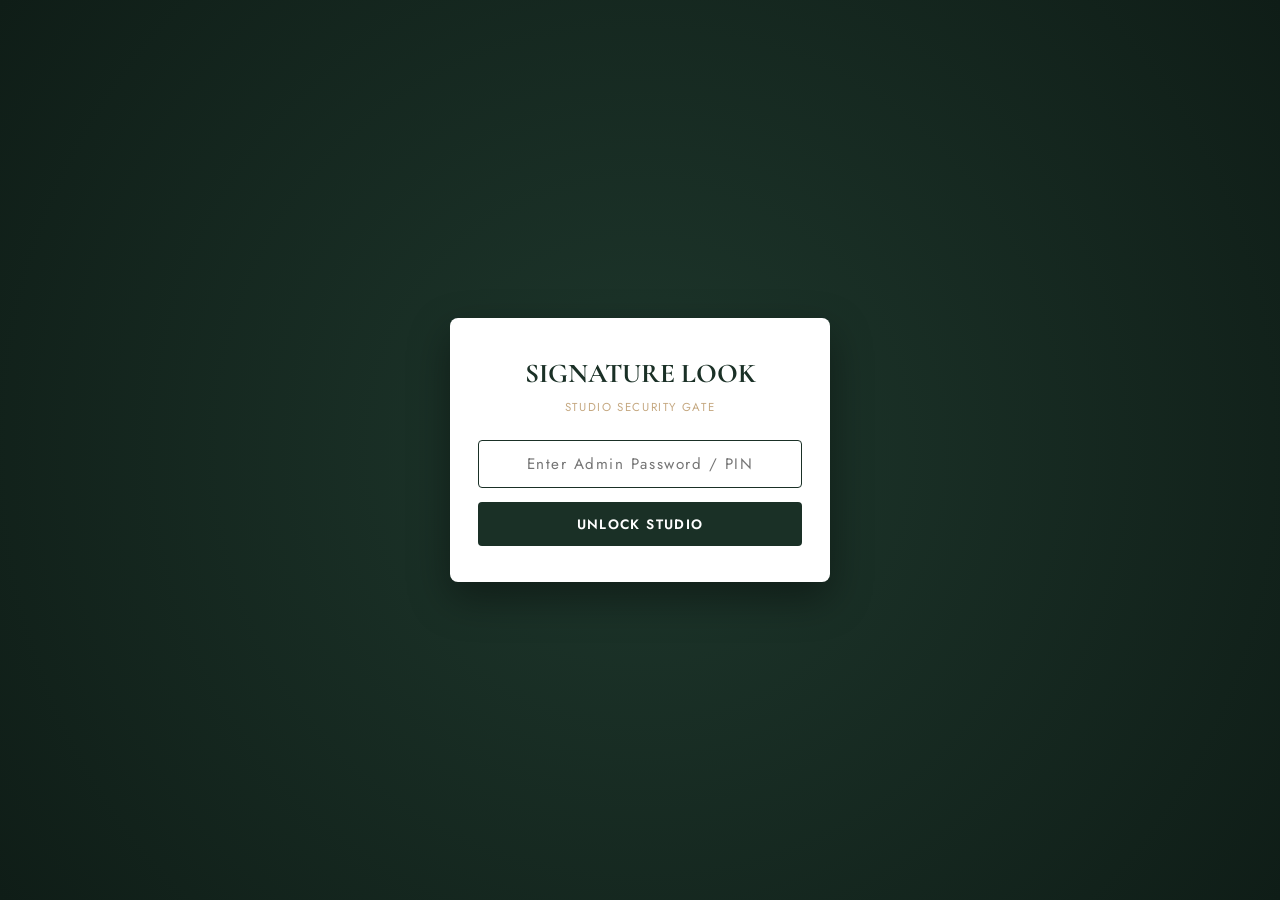
<file: admin.html>
<!DOCTYPE html>
<html lang="en">
<head>
  <meta charset="UTF-8">
  <meta name="viewport" content="width=device-width, initial-scale=1.0">
  <title>Admin Studio | Signature Look</title>
  <link rel="stylesheet" href="css/theme.css">
  <style>
    body {
      background-color: var(--color-bg);
      display: flex;
      flex-direction: column;
      min-height: 100vh;
      margin: 0;
    }

    /* Main Content Area */
    .admin-page-content {
      flex: 1 0 auto;
      padding: 40px 16px;
      display: flex;
      justify-content: center;
      align-items: flex-start;
    }

    /* Security Gate Modal */
    .login-modal-overlay {
      position: fixed;
      inset: 0;
      background: radial-gradient(circle at center, #1E372C 0%, #0F1D17 100%);
      z-index: 9999;
      display: flex;
      align-items: center;
      justify-content: center;
      padding: 16px;
    }

    .login-box {
      width: 100%;
      max-width: 380px;
      background: #FFFFFF;
      border-radius: 8px;
      padding: 36px 28px;
      box-shadow: 0 16px 40px rgba(0, 0, 0, 0.4);
      text-align: center;
    }

    .login-brand-title {
      font-family: var(--font-serif);
      font-size: 1.7rem;
      font-weight: 700;
      color: var(--color-primary);
      margin-bottom: 4px;
      text-transform: uppercase;
    }

    .login-subtitle {
      font-size: 0.72rem;
      color: var(--color-accent);
      letter-spacing: 0.14em;
      text-transform: uppercase;
      margin-bottom: 24px;
      display: block;
    }

    .login-input {
      width: 100%;
      padding: 12px 14px;
      border: 1px solid var(--color-border);
      border-radius: 4px;
      font-family: inherit;
      font-size: 0.95rem;
      margin-bottom: 14px;
      text-align: center;
      letter-spacing: 0.1em;
      outline: none;
    }

    .login-input:focus {
      border-color: var(--color-primary);
    }

    .login-btn {
      width: 100%;
      background: var(--color-primary);
      color: #FFFFFF;
      padding: 12px;
      font-size: 0.85rem;
      font-weight: 600;
      text-transform: uppercase;
      letter-spacing: 0.1em;
      border-radius: 4px;
      cursor: pointer;
      border: none;
      transition: background-color 0.2s ease;
    }

    .login-btn:hover {
      background-color: var(--color-primary-hover);
    }

    .login-error-text {
      color: var(--color-danger);
      font-size: 0.78rem;
      margin-top: 10px;
      display: none;
    }

    /* Admin Studio Form Container */
    .admin-wrapper {
      max-width: 760px;
      width: 100%;
      background: #FFFFFF;
      border: 1px solid var(--color-border);
      border-radius: 8px;
      padding: 34px 28px;
      box-shadow: var(--shadow-subtle);
    }

    .admin-header {
      border-bottom: 1px solid var(--color-border);
      padding-bottom: 20px;
      margin-bottom: 24px;
      display: flex;
      justify-content: space-between;
      align-items: center;
    }

    .admin-title {
      font-family: var(--font-serif);
      font-size: 1.9rem;
      color: var(--color-primary);
    }

    .admin-header-actions {
      display: flex;
      align-items: center;
      gap: 16px;
    }

    .view-store-link {
      font-size: 0.78rem;
      text-transform: uppercase;
      letter-spacing: 0.08em;
      color: var(--color-accent);
      font-weight: 600;
      border-bottom: 1px solid var(--color-accent);
    }

    .logout-btn {
      font-size: 0.72rem;
      color: var(--color-danger);
      font-weight: 600;
      text-transform: uppercase;
      padding: 5px 12px;
      border: 1px solid var(--color-danger);
      border-radius: 4px;
      background: transparent;
      cursor: pointer;
      transition: all 0.2s ease;
    }

    .logout-btn:hover {
      background: var(--color-danger);
      color: #FFFFFF;
    }

    .form-grid {
      display: grid;
      grid-template-columns: 1fr 1fr;
      gap: 18px;
    }

    .col-full { grid-column: 1 / -1; }

    .form-group {
      display: flex;
      flex-direction: column;
      gap: 6px;
    }

    .form-group label {
      font-size: 0.76rem;
      font-weight: 600;
      text-transform: uppercase;
      letter-spacing: 0.05em;
      color: var(--color-text-main);
    }

    .form-control {
      padding: 10px 14px;
      border: 1px solid var(--color-border);
      border-radius: 4px;
      font-family: inherit;
      font-size: 0.9rem;
      outline: none;
    }

    .form-control:focus {
      border-color: var(--color-primary);
    }

    .sizes-checkbox-row {
      display: flex;
      flex-wrap: wrap;
      gap: 14px;
      padding-top: 6px;
    }

    .size-check-label {
      font-size: 0.84rem;
      font-weight: 500;
      cursor: pointer;
      display: inline-flex;
      align-items: center;
      gap: 5px;
    }

    .admin-submit-btn {
      width: 100%;
      background-color: var(--color-primary);
      color: #FFFFFF;
      padding: 14px;
      font-size: 0.88rem;
      font-weight: 600;
      letter-spacing: 0.1em;
      text-transform: uppercase;
      border-radius: 4px;
      margin-top: 10px;
      border: none;
      cursor: pointer;
      transition: background-color 0.25s ease;
    }

    .admin-submit-btn:hover {
      background-color: var(--color-primary-hover);
    }

    .admin-submit-btn:disabled {
      opacity: 0.6;
      cursor: not-allowed;
    }

    .toast-status {
      padding: 12px 16px;
      border-radius: 4px;
      font-size: 0.85rem;
      margin-bottom: 20px;
      display: none;
    }

    .toast-status.success {
      background-color: #E8F5E9;
      color: #2E7D32;
      border: 1px solid #A5D6A7;
    }

    .toast-status.error {
      background-color: #FFEBEE;
      color: #C62828;
      border: 1px solid #EF9A9A;
    }
  </style>
</head>
<body>

  <!-- Security Gate Modal -->
  <div class="login-modal-overlay" id="login-gate">
    <div class="login-box">
      <h2 class="login-brand-title">Signature Look</h2>
      <span class="login-subtitle">Studio Security Gate</span>
      
      <form id="gate-form">
        <input 
          type="password" 
          id="gate-password" 
          class="login-input" 
          placeholder="Enter Admin Password / PIN" 
          autocomplete="current-password"
          required 
        />
        <button type="submit" class="login-btn">Unlock Studio</button>
        <p class="login-error-text" id="gate-error">Incorrect password. Please try again.</p>
      </form>
    </div>
  </div>

  <!-- Store Header Mount -->
  <div id="header-container"></div>

  <!-- Main Admin Workspace -->
  <main class="admin-page-content" id="admin-main-wrap" style="display: none;">
    <div class="admin-wrapper">
      <div class="admin-header">
        <div>
          <h1 class="admin-title">Product Studio</h1>
          <p style="font-size: 0.78rem; color: var(--color-text-muted);">Sync live inventory directly to Google Sheets database</p>
        </div>
        <div class="admin-header-actions">
          <a href="index.html" class="view-store-link" target="_blank">Store Preview ↗</a>
          <button type="button" class="logout-btn" id="logout-trigger">Lock Studio</button>
        </div>
      </div>

      <div id="toast-message" class="toast-status"></div>

      <form id="product-admin-form">
        <div class="form-grid">
          
          <div class="form-group col-full">
            <label for="prod-title">Product Title *</label>
            <input type="text" id="prod-title" class="form-control" placeholder="e.g. Royal Awadh Handcrafted Gharara Set" required />
          </div>

          <div class="form-group">
            <label for="prod-category">Category *</label>
            <select id="prod-category" class="form-control" required>
              <option value="suit-sets">Suit Sets</option>
              <option value="farshi-gharara">Farshi Gharara</option>
              <option value="coord-sets">Co-ord Sets</option>
              <option value="velvet-edit">Velvet Edit</option>
              <option value="anarkali">Anarkali</option>
              <option value="organza-dupatta">Organza Dupatta</option>
            </select>
          </div>

          <div class="form-group">
            <label for="prod-badge">Badge Tag (Optional)</label>
            <input type="text" id="prod-badge" class="form-control" placeholder="e.g. Bestseller, Heritage, New" />
          </div>

          <div class="form-group">
            <label for="prod-price">Selling Price (₹) *</label>
            <input type="number" id="prod-price" class="form-control" placeholder="2499" required />
          </div>

          <div class="form-group">
            <label for="prod-compare">Original MRP (₹)</label>
            <input type="number" id="prod-compare" class="form-control" placeholder="4999" />
          </div>

          <div class="form-group col-full">
            <label>Available Sizes</label>
            <div class="sizes-checkbox-row">
              <label class="size-check-label"><input type="checkbox" name="sizes" value="XS"> XS</label>
              <label class="size-check-label"><input type="checkbox" name="sizes" value="S" checked> S</label>
              <label class="size-check-label"><input type="checkbox" name="sizes" value="M" checked> M</label>
              <label class="size-check-label"><input type="checkbox" name="sizes" value="L" checked> L</label>
              <label class="size-check-label"><input type="checkbox" name="sizes" value="XL"> XL</label>
              <label class="size-check-label"><input type="checkbox" name="sizes" value="XXL"> XXL</label>
              <label class="size-check-label"><input type="checkbox" name="sizes" value="Free Size"> Free Size</label>
            </div>
          </div>

          <div class="form-group col-full">
            <label for="prod-primary-img">Primary Image URL *</label>
            <input type="url" id="prod-primary-img" class="form-control" placeholder="https://images.unsplash.com/..." required />
          </div>

          <div class="form-group col-full">
            <label for="prod-secondary-img">Secondary / Hover Image URL</label>
            <input type="url" id="prod-secondary-img" class="form-control" placeholder="Alternate angle photo URL" />
          </div>

          <div class="form-group col-full">
            <button type="submit" class="admin-submit-btn" id="submit-btn">
              Publish To Live Store
            </button>
          </div>

        </div>
      </form>
    </div>
  </main>

  <!-- Store Footer Mount -->
  <div id="footer-container"></div>

  <!-- Shared Component Scripts -->
  <script src="js/header.js"></script>
  <script src="js/footer.js"></script>

  <!-- Admin Controller Logic -->
  <script>
    // 1. CONFIGURATION
    const GOOGLE_SCRIPT_URL = 'https://script.google.com/macros/s/AKfycbzXt-5t6qmCF1d8CN-EIBgBZ6_HTJdgRKAnpOVkra8CuHicjq5gS-DQ1WT-_dEYE1Ui/exec';
    const ADMIN_SECRET_KEY = 'admin786';

    // 2. AUTHENTICATION CONTROLLER
    const gateModal = document.getElementById('login-gate');
    const adminMainWrap = document.getElementById('admin-main-wrap');
    const headerContainer = document.getElementById('header-container');
    const footerContainer = document.getElementById('footer-container');
    const gateForm = document.getElementById('gate-form');
    const gateInput = document.getElementById('gate-password');
    const gateError = document.getElementById('gate-error');
    const logoutBtn = document.getElementById('logout-trigger');

    function checkAuth() {
      const isAuth = sessionStorage.getItem('signature_admin_auth');
      if (isAuth === 'true') {
        gateModal.style.display = 'none';
        adminMainWrap.style.display = 'flex';
        headerContainer.style.display = 'block';
        footerContainer.style.display = 'block';
      } else {
        gateModal.style.display = 'flex';
        adminMainWrap.style.display = 'none';
        headerContainer.style.display = 'none';
        footerContainer.style.display = 'none';
        gateInput.focus();
      }
    }

    gateForm.addEventListener('submit', (e) => {
      e.preventDefault();
      if (gateInput.value === ADMIN_SECRET_KEY) {
        sessionStorage.setItem('signature_admin_auth', 'true');
        gateError.style.display = 'none';
        gateInput.value = '';
        checkAuth();
      } else {
        gateError.style.display = 'block';
        gateInput.select();
      }
    });

    logoutBtn.addEventListener('click', () => {
      sessionStorage.removeItem('signature_admin_auth');
      checkAuth();
    });

    checkAuth();

    // 3. PRODUCT SUBMISSION LOGIC
    const form = document.getElementById('product-admin-form');
    const submitBtn = document.getElementById('submit-btn');
    const toast = document.getElementById('toast-message');

    function showToast(msg, isSuccess = true) {
      toast.textContent = msg;
      toast.className = 'toast-status ' + (isSuccess ? 'success' : 'error');
      toast.style.display = 'block';
      setTimeout(() => { toast.style.display = 'none'; }, 5000);
    }

    form.addEventListener('submit', async (e) => {
      e.preventDefault();

      const selectedSizes = Array.from(document.querySelectorAll('input[name="sizes"]:checked')).map(el => el.value);

      const payload = {
        title: document.getElementById('prod-title').value.trim(),
        category: document.getElementById('prod-category').value,
        price: document.getElementById('prod-price').value,
        comparePrice: document.getElementById('prod-compare').value,
        badge: document.getElementById('prod-badge').value.trim(),
        sizes: selectedSizes.length > 0 ? selectedSizes : ['Free Size'],
        primaryImage: document.getElementById('prod-primary-img').value.trim(),
        secondaryImage: document.getElementById('prod-secondary-img').value.trim(),
        status: 'active'
      };

      submitBtn.disabled = true;
      submitBtn.textContent = 'Publishing to Google Sheet...';

      try {
        const response = await fetch(GOOGLE_SCRIPT_URL, {
          method: 'POST',
          body: JSON.stringify(payload)
        });

        const result = await response.json();

        if (result && result.status === 'success') {
          showToast('✨ Product successfully published to Google Sheet database!');
          form.reset();
        } else {
          showToast('Failed to save: ' + (result.message || 'Unknown error'), false);
        }
      } catch (err) {
        showToast('Network error: ' + err.message, false);
      } finally {
        submitBtn.disabled = false;
        submitBtn.textContent = 'Publish To Live Store';
      }
    });
  </script>
</body>
</html>
</file>
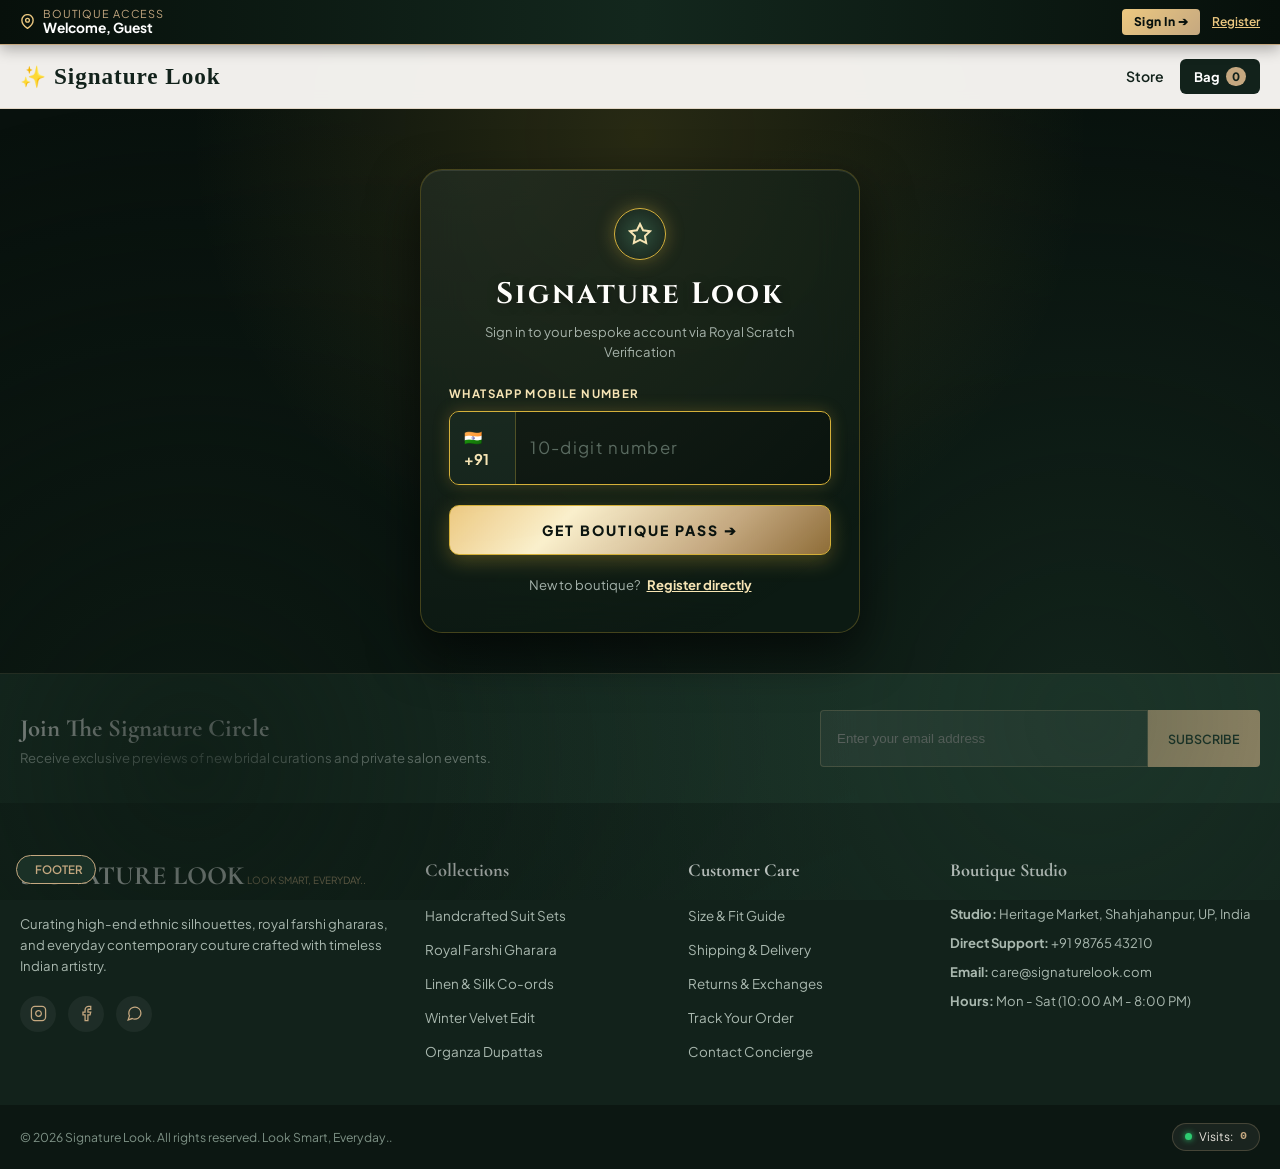
<file: auth.html>
<!DOCTYPE html>
<html lang="en">
<head>
  <meta charset="UTF-8">
  <meta name="viewport" content="width=device-width, initial-scale=1.0">
  <title>Bespoke Access | Signature Look</title>
  <link rel="stylesheet" href="css/theme.css">
  <link rel="preconnect" href="https://fonts.googleapis.com">
  <link rel="preconnect" href="https://fonts.gstatic.com" crossorigin>
  <link href="https://fonts.googleapis.com/css2?family=Cinzel:wght@600;700;800&family=Plus+Jakarta+Sans:wght@400;500;600;700&display=swap" rel="stylesheet">
  <style>
    :root {
      --em-deep: #08110D;
      --em-dark: #0D1B14;
      --em-mid: #14281E;
      --em-light: #1C3629;
      --gold-primary: #D4AF37;
      --gold-bright: #F7E5B5;
      --gold-deep: #9A7B4F;
      --gold-gradient: linear-gradient(135deg, #ECC880 0%, #FAF0CD 30%, #C5A880 70%, #8E6D38 100%);
      --glass-bg: rgba(13, 27, 20, 0.72);
      --glass-border: rgba(212, 175, 55, 0.28);
      --text-main: #FAF8F5;
      --text-muted: #A3B1AA;
    }

    * {
      box-sizing: border-box;
      margin: 0;
      padding: 0;
    }

    body {
      background-color: var(--em-deep);
      color: var(--text-main);
      min-height: 100vh;
      display: flex;
      flex-direction: column;
      font-family: 'Plus Jakarta Sans', -apple-system, sans-serif;
      position: relative;
      overflow-x: hidden;
      user-select: none;
    }

    body::before {
      content: "";
      position: fixed;
      inset: 0;
      background: 
        radial-gradient(circle at 50% 15%, rgba(212, 175, 55, 0.16) 0%, transparent 45%),
        radial-gradient(circle at 85% 80%, rgba(28, 54, 41, 0.5) 0%, transparent 50%),
        radial-gradient(circle at 15% 85%, rgba(13, 27, 20, 0.8) 0%, transparent 50%);
      pointer-events: none;
      z-index: 0;
    }

    /* Amazon.in Style Customer Header Bar */
    .amazon-user-ribbon {
      display: none;
      position: fixed;
      top: 0;
      left: 0;
      width: 100%;
      background: linear-gradient(90deg, #0A140F 0%, #162E22 50%, #0A140F 100%);
      border-bottom: 1.5px solid var(--gold-primary);
      padding: 10px 16px;
      z-index: 1000;
      box-shadow: 0 4px 20px rgba(0, 0, 0, 0.5);
      animation: slideDown 0.4s ease forwards;
    }

    .amazon-ribbon-content {
      max-width: 1200px;
      margin: 0 auto;
      display: flex;
      align-items: center;
      justify-content: space-between;
      font-size: 0.85rem;
    }

    .amazon-user-info {
      display: flex;
      align-items: center;
      gap: 8px;
    }

    .amazon-location-pin {
      color: var(--gold-primary);
      display: flex;
      align-items: center;
    }

    .amazon-user-title {
      font-size: 0.72rem;
      color: var(--gold-bright);
      text-transform: uppercase;
      letter-spacing: 0.08em;
      line-height: 1;
    }

    .amazon-user-name {
      font-size: 0.96rem;
      font-weight: 700;
      color: #FFFFFF;
      letter-spacing: 0.02em;
    }

    .auth-viewport {
      flex: 1 0 auto;
      display: flex;
      justify-content: center;
      align-items: center;
      padding: 60px 16px 40px;
      position: relative;
      z-index: 1;
    }

    /* Ultra-Luxe Frosted Glass Card */
    .glass-auth-container {
      max-width: 440px;
      width: 100%;
      background: var(--glass-bg);
      backdrop-filter: blur(20px);
      -webkit-backdrop-filter: blur(20px);
      border: 1px solid var(--glass-border);
      border-radius: 22px;
      padding: 38px 28px;
      box-shadow: 0 20px 50px rgba(0, 0, 0, 0.6), inset 0 1px 0 rgba(255, 255, 255, 0.1);
      position: relative;
      overflow: hidden;
    }

    .glass-auth-container::before {
      content: "";
      position: absolute;
      top: -50%;
      left: -50%;
      width: 200%;
      height: 200%;
      background: radial-gradient(circle at 30% 20%, rgba(255, 237, 179, 0.08) 0%, transparent 60%);
      pointer-events: none;
    }

    .brand-crest {
      width: 52px;
      height: 52px;
      margin: 0 auto 12px;
      background: radial-gradient(circle, #244635 0%, #0A140F 100%);
      border: 1.5px solid var(--gold-primary);
      border-radius: 50%;
      display: flex;
      align-items: center;
      justify-content: center;
      box-shadow: 0 0 18px rgba(212, 175, 55, 0.35);
      color: var(--gold-bright);
    }

    .auth-title {
      font-family: 'Cinzel', Georgia, serif;
      font-size: 1.85rem;
      font-weight: 700;
      color: #FFFFFF;
      text-align: center;
      letter-spacing: 0.08em;
      margin-bottom: 6px;
      text-shadow: 0 2px 10px rgba(0,0,0,0.5);
    }

    .auth-tagline {
      font-size: 0.82rem;
      color: var(--text-muted);
      text-align: center;
      line-height: 1.5;
      margin-bottom: 24px;
    }

    .toast-status {
      padding: 12px 14px;
      border-radius: 8px;
      font-size: 0.84rem;
      margin-bottom: 18px;
      display: none;
      text-align: center;
      font-weight: 600;
      animation: fadeIn 0.3s ease;
    }

    .toast-status.success {
      background: rgba(23, 96, 48, 0.8);
      color: #D4EDDA;
      border: 1px solid rgba(184, 226, 196, 0.4);
    }

    .toast-status.error {
      background: rgba(180, 35, 24, 0.8);
      color: #F8D7DA;
      border: 1px solid rgba(254, 205, 202, 0.4);
    }

    .form-group {
      margin-bottom: 20px;
    }

    .form-label {
      display: block;
      font-size: 0.72rem;
      font-weight: 700;
      text-transform: uppercase;
      letter-spacing: 0.12em;
      color: var(--gold-bright);
      margin-bottom: 8px;
    }

    .lux-input-box {
      display: flex;
      align-items: center;
      background: rgba(8, 17, 13, 0.7);
      border: 1.5px solid rgba(212, 175, 55, 0.35);
      border-radius: 10px;
      overflow: hidden;
      transition: all 0.25s ease;
    }

    .lux-input-box:focus-within {
      border-color: var(--gold-primary);
      box-shadow: 0 0 16px rgba(212, 175, 55, 0.25);
    }

    .country-pill {
      background: rgba(20, 40, 30, 0.7);
      padding: 14px 14px;
      font-size: 0.92rem;
      font-weight: 700;
      color: var(--gold-bright);
      border-right: 1px solid rgba(212, 175, 55, 0.3);
      display: flex;
      align-items: center;
      gap: 6px;
    }

    .lux-input-field {
      width: 100%;
      background: transparent;
      border: none;
      outline: none;
      padding: 14px;
      color: #FFFFFF;
      font-size: 1.05rem;
      letter-spacing: 0.08em;
      font-family: inherit;
    }

    .lux-input-field::placeholder {
      color: #55675E;
    }

    .lux-btn {
      width: 100%;
      padding: 15px;
      border-radius: 10px;
      border: 1.5px solid var(--gold-primary);
      background: var(--gold-gradient);
      color: #08110D;
      font-size: 0.88rem;
      font-weight: 800;
      letter-spacing: 0.14em;
      text-transform: uppercase;
      cursor: pointer;
      box-shadow: 0 6px 20px rgba(212, 175, 55, 0.3);
      transition: all 0.25s ease;
      display: flex;
      align-items: center;
      justify-content: center;
      gap: 8px;
    }

    .lux-btn:hover {
      transform: translateY(-2px);
      box-shadow: 0 10px 28px rgba(212, 175, 55, 0.45);
    }

    .lux-btn:disabled {
      opacity: 0.6;
      cursor: not-allowed;
      transform: none;
    }

    /* Scratch Voucher Area */
    .scratch-voucher-card {
      background: radial-gradient(circle at 50% 0%, #162E22 0%, #08110D 100%);
      border: 1.5px solid rgba(212, 175, 55, 0.5);
      border-radius: 14px;
      padding: 20px;
      margin: 18px 0;
      text-align: center;
      box-shadow: 0 10px 30px rgba(0, 0, 0, 0.5);
      position: relative;
    }

    .voucher-title {
      font-family: 'Cinzel', Georgia, serif;
      font-size: 0.72rem;
      letter-spacing: 0.2em;
      color: var(--gold-bright);
      text-transform: uppercase;
      margin-bottom: 12px;
      display: block;
    }

    .canvas-wrapper {
      position: relative;
      width: 270px;
      height: 94px;
      margin: 0 auto;
      border-radius: 10px;
      overflow: hidden;
      border: 2px solid var(--gold-primary);
      box-shadow: 0 4px 16px rgba(0, 0, 0, 0.6);
      background: #08110D;
    }

    .under-canvas-code {
      position: absolute;
      inset: 0;
      display: flex;
      align-items: center;
      justify-content: center;
      font-family: 'Courier New', Courier, monospace;
      font-size: 2.2rem;
      font-weight: 900;
      letter-spacing: 0.28em;
      color: var(--gold-bright);
      text-shadow: 0 0 12px rgba(247, 229, 181, 0.7);
    }

    #scratch-canvas {
      position: absolute;
      inset: 0;
      cursor: crosshair;
      touch-action: none;
      transition: opacity 0.5s ease;
      z-index: 2;
    }

    .scratch-metric-text {
      font-size: 0.72rem;
      color: var(--gold-primary);
      margin-top: 10px;
      letter-spacing: 0.08em;
      text-transform: uppercase;
      font-weight: 600;
    }

    .otp-inputs {
      display: flex;
      justify-content: space-between;
      gap: 6px;
      margin: 18px 0;
    }

    .otp-cell {
      width: 44px;
      height: 52px;
      border: 1.5px solid rgba(212, 175, 55, 0.35);
      background: rgba(8, 17, 13, 0.65);
      border-radius: 8px;
      text-align: center;
      font-size: 1.35rem;
      font-weight: 800;
      color: #FFFFFF;
      outline: none;
      transition: all 0.2s;
    }

    .otp-cell:focus {
      border-color: var(--gold-primary);
      box-shadow: 0 0 10px rgba(212, 175, 55, 0.35);
      background: rgba(20, 40, 30, 0.85);
    }

    /* 5-Second Countdown Modal Box */
    .redirect-countdown-card {
      background: rgba(20, 40, 30, 0.9);
      border: 1.5px dashed var(--gold-primary);
      border-radius: 12px;
      padding: 20px;
      text-align: center;
      margin-top: 16px;
      display: none;
      animation: fadeIn 0.35s ease;
    }

    .countdown-counter-circle {
      width: 60px;
      height: 60px;
      margin: 12px auto;
      border-radius: 50%;
      border: 2px solid var(--gold-bright);
      display: flex;
      align-items: center;
      justify-content: center;
      font-size: 1.8rem;
      font-weight: 900;
      color: var(--gold-bright);
      background: rgba(8, 17, 13, 0.8);
      box-shadow: 0 0 18px rgba(212, 175, 55, 0.4);
    }

    /* Royal Success Popup Modal Window */
    .royal-popup-overlay {
      display: none;
      position: fixed;
      inset: 0;
      background: rgba(5, 11, 8, 0.82);
      backdrop-filter: blur(14px);
      -webkit-backdrop-filter: blur(14px);
      z-index: 2000;
      align-items: center;
      justify-content: center;
      padding: 20px;
      animation: fadeIn 0.35s ease forwards;
    }

    .royal-popup-box {
      max-width: 420px;
      width: 100%;
      background: radial-gradient(circle at 50% 20%, #173326 0%, #08110D 100%);
      border: 2px solid var(--gold-primary);
      border-radius: 20px;
      padding: 36px 26px;
      text-align: center;
      position: relative;
      box-shadow: 0 20px 60px rgba(0, 0, 0, 0.8), 0 0 30px rgba(212, 175, 55, 0.35);
      animation: popScale 0.4s cubic-bezier(0.175, 0.885, 0.32, 1.275) forwards;
    }

    .popup-badge {
      width: 64px;
      height: 64px;
      margin: 0 auto 16px;
      border-radius: 50%;
      background: var(--gold-gradient);
      color: #08110D;
      display: flex;
      align-items: center;
      justify-content: center;
      box-shadow: 0 0 22px rgba(212, 175, 55, 0.6);
    }

    .popup-title {
      font-family: 'Cinzel', Georgia, serif;
      font-size: 1.55rem;
      color: #FFFFFF;
      font-weight: 700;
      margin-bottom: 6px;
      letter-spacing: 0.05em;
    }

    .popup-name {
      font-size: 1.25rem;
      font-weight: 800;
      color: var(--gold-bright);
      margin-bottom: 12px;
      letter-spacing: 0.04em;
    }

    .popup-greeting {
      font-size: 0.86rem;
      color: var(--text-muted);
      line-height: 1.5;
      margin-bottom: 22px;
    }

    .popup-progress-track {
      width: 100%;
      height: 4px;
      background: rgba(255, 255, 255, 0.1);
      border-radius: 2px;
      overflow: hidden;
      margin-top: 10px;
    }

    .popup-progress-fill {
      width: 0%;
      height: 100%;
      background: var(--gold-gradient);
      animation: loadBar 1.8s linear forwards;
    }

    .step-section {
      display: none;
      animation: fadeIn 0.3s ease;
    }

    .step-section.active {
      display: block;
    }

    .phone-meta {
      display: flex;
      justify-content: space-between;
      align-items: center;
      font-size: 0.8rem;
      color: var(--text-muted);
      margin-bottom: 12px;
      padding-bottom: 8px;
      border-bottom: 1px solid rgba(255, 255, 255, 0.08);
    }

    .phone-meta button {
      background: none;
      border: none;
      color: var(--gold-bright);
      font-weight: 700;
      cursor: pointer;
      text-decoration: underline;
    }

    @keyframes fadeIn {
      from { opacity: 0; transform: translateY(6px); }
      to { opacity: 1; transform: translateY(0); }
    }

    @keyframes slideDown {
      from { transform: translateY(-100%); }
      to { transform: translateY(0); }
    }

    @keyframes popScale {
      from { opacity: 0; transform: scale(0.85); }
      to { opacity: 1; transform: scale(1); }
    }

    @keyframes loadBar {
      from { width: 0%; }
      to { width: 100%; }
    }
  </style>
</head>
<body>

  <!-- Amazon-Style Sticky Status Ribbon -->
  <aside id="amazon-ribbon" class="amazon-user-ribbon">
    <div class="amazon-ribbon-content">
      <div class="amazon-user-info">
        <span class="amazon-location-pin">
          <svg width="18" height="18" viewBox="0 0 24 24" fill="none" stroke="currentColor" stroke-width="2">
            <path d="M21 10c0 7-9 13-9 13s-9-6-9-13a9 9 0 0 1 18 0z"></path>
            <circle cx="12" cy="10" r="3"></circle>
          </svg>
        </span>
        <div>
          <div class="amazon-user-title">Deliver to <span id="ribbon-city">Shahjahanpur</span></div>
          <div class="amazon-user-name" id="ribbon-fullname">Hello, Customer</div>
        </div>
      </div>
      <div style="font-size: 0.76rem; color: var(--gold-bright); letter-spacing: 0.06em; font-weight: 700;">
        VIP ACCESS VERIFIED ✦
      </div>
    </div>
  </aside>

  <!-- Royal Success Popup Window -->
  <div id="login-popup" class="royal-popup-overlay">
    <div class="royal-popup-box">
      <div class="popup-badge">
        <svg width="30" height="30" viewBox="0 0 24 24" fill="none" stroke="currentColor" stroke-width="3">
          <polyline points="20 6 9 17 4 12"></polyline>
        </svg>
      </div>
      <h2 class="popup-title">Login Successful</h2>
      <div class="popup-name" id="popup-customer-name">Welcome, Guest!</div>
      <p class="popup-greeting" id="popup-greeting-text">Your bespoke boutique session is verified.</p>
      <div class="popup-progress-track">
        <div class="popup-progress-fill"></div>
      </div>
    </div>
  </div>

  <div id="header-container"></div>

  <main class="auth-viewport">
    <div class="glass-auth-container">

      <div class="brand-crest">
        <svg width="24" height="24" viewBox="0 0 24 24" fill="none" stroke="currentColor" stroke-width="2">
          <polygon points="12 2 15.09 8.26 22 9.27 17 14.14 18.18 21.02 12 17.77 5.82 21.02 7 14.14 2 9.27 8.91 8.26 12 2"></polygon>
        </svg>
      </div>

      <h1 class="auth-title">Signature Look</h1>
      <p class="auth-tagline" id="auth-subtitle">Sign in to your bespoke account via Royal Scratch Verification</p>

      <div id="toast-message" class="toast-status"></div>

      <!-- STEP 1: Phone Form -->
      <section id="step-phone" class="step-section active">
        <form id="phone-form">
          <div class="form-group">
            <label class="form-label">WhatsApp Mobile Number</label>
            <div class="lux-input-box">
              <span class="country-pill">🇮🇳 +91</span>
              <input 
                type="tel" 
                id="whatsapp-number" 
                class="lux-input-field" 
                placeholder="10-digit number" 
                maxlength="10" 
                pattern="[0-9]{10}" 
                required 
                autofocus
              />
            </div>
          </div>

          <button type="submit" class="lux-btn" id="btn-submit-phone">
            Get Boutique Pass ➔
          </button>
        </form>

        <div style="text-align: center; margin-top: 20px; font-size: 0.82rem; color: var(--text-muted);">
          New to boutique? 
          <a href="register.html" style="color: var(--gold-bright); font-weight: 700; text-decoration: underline; margin-left: 4px;">
            Register directly
          </a>
        </div>
      </section>

      <!-- STEP 2: Scratch Card Pass & 6-Digit Verify -->
      <section id="step-scratch" class="step-section">
        <div class="phone-meta">
          <span>Client: <strong id="display-phone" style="color: #FFFFFF;">+91 </strong></span>
          <button type="button" id="btn-change-phone">Change</button>
        </div>

        <div class="scratch-voucher-card">
          <span class="voucher-title">✦ 24K ROYAL GOLD SEAL ✦</span>
          <div class="canvas-wrapper">
            <div class="under-canvas-code" id="secret-code-display">------</div>
            <canvas id="scratch-canvas" width="270" height="94"></canvas>
          </div>
          <div class="scratch-metric-text" id="scratch-status-text">Scratch 75% to reveal code</div>
        </div>

        <form id="scratch-verify-form">
          <label class="form-label" style="text-align:center;">Enter 6-Digit Pass Code</label>
          <div class="otp-inputs">
            <input type="text" inputmode="numeric" class="otp-cell" maxlength="1" required data-index="0" />
            <input type="text" inputmode="numeric" class="otp-cell" maxlength="1" required data-index="1" />
            <input type="text" inputmode="numeric" class="otp-cell" maxlength="1" required data-index="2" />
            <input type="text" inputmode="numeric" class="otp-cell" maxlength="1" required data-index="3" />
            <input type="text" inputmode="numeric" class="otp-cell" maxlength="1" required data-index="4" />
            <input type="text" inputmode="numeric" class="otp-cell" maxlength="1" required data-index="5" />
          </div>

          <button type="submit" class="lux-btn" id="btn-verify-scratch">
            Verify Pass & Proceed ➔
          </button>
        </form>

        <!-- 5-Second Countdown Modal for Unregistered Users -->
        <div id="new-user-countdown-box" class="redirect-countdown-card">
          <span style="font-size: 0.85rem; font-weight: 700; color: #FFFFFF; display: block;">
            Pass Verified! You are not registered yet.
          </span>
          <span style="font-size: 0.78rem; color: var(--gold-bright);">
            Redirecting to registration page in:
          </span>
          <div class="countdown-counter-circle" id="countdown-num">5</div>
          <a href="register.html" style="font-size: 0.78rem; color: var(--text-muted); text-decoration: underline;">
            Click here if not redirected automatically
          </a>
        </div>
      </section>

    </div>
  </main>

  <div id="footer-container"></div>

  <script src="js/header.js"></script>
  <script src="js/footer.js"></script>

  <script>
    // Live Apps Script Endpoint
    const GOOGLE_SCRIPT_URL = 'https://script.google.com/macros/s/AKfycbxL8O2Vz0GBPIzKoLSTnmnjjnnNGJZU-TrzbK09_lAWEh96cZwHcC9Ts6Yz-PruYHF2/exec';

    const stepPhone = document.getElementById('step-phone');
    const stepScratch = document.getElementById('step-scratch');
    const authSubtitle = document.getElementById('auth-subtitle');
    const toast = document.getElementById('toast-message');

    const phoneForm = document.getElementById('phone-form');
    const scratchVerifyForm = document.getElementById('scratch-verify-form');
    const phoneInput = document.getElementById('whatsapp-number');
    const displayPhone = document.getElementById('display-phone');
    const btnSubmitPhone = document.getElementById('btn-submit-phone');
    const btnChangePhone = document.getElementById('btn-change-phone');
    const btnVerifyScratch = document.getElementById('btn-verify-scratch');
    const secretCodeDisplay = document.getElementById('secret-code-display');
    const scratchStatusText = document.getElementById('scratch-status-text');
    const otpBoxes = document.querySelectorAll('.otp-cell');

    const countdownBox = document.getElementById('new-user-countdown-box');
    const countdownNum = document.getElementById('countdown-num');

    const amazonRibbon = document.getElementById('amazon-ribbon');
    const ribbonFullname = document.getElementById('ribbon-fullname');
    const ribbonCity = document.getElementById('ribbon-city');

    const loginPopup = document.getElementById('login-popup');
    const popupCustomerName = document.getElementById('popup-customer-name');
    const popupGreetingText = document.getElementById('popup-greeting-text');

    const canvas = document.getElementById('scratch-canvas');
    const ctx = canvas.getContext('2d');

    let currentPhone = '';
    let generatedPassCode = '';
    let isCustomerExisting = false;
    let customerData = null;

    let isDrawing = false;
    let isFoilCleared = false;

    function showToast(msg, isSuccess = true) {
      toast.textContent = msg;
      toast.className = 'toast-status ' + (isSuccess ? 'success' : 'error');
      toast.style.display = 'block';
      setTimeout(() => { toast.style.display = 'none'; }, 5000);
    }

    function getRoyalGreeting(name) {
      const h = new Date().getHours();
      let greeting = 'Khush Aamdeed';
      if (h >= 5 && h < 12) greeting = 'Subah Bakhair';
      else if (h >= 12 && h < 17) greeting = 'Khush Aamdeed';
      else greeting = 'Shaam Bakhair';
      return `${greeting}, ${name}! Welcome to Signature Look.`;
    }

    function showAmazonHeader(customer) {
      ribbonFullname.textContent = `Hello, ${customer.fullName || 'Client'}`;
      ribbonCity.textContent = customer.city || 'Shahjahanpur';
      amazonRibbon.style.display = 'block';
    }

    // Trigger Popup Window
    function triggerLoginPopup(customer) {
      const name = customer.fullName || 'Client';
      popupCustomerName.textContent = `Welcome, ${name}!`;
      popupGreetingText.textContent = getRoyalGreeting(name);
      loginPopup.style.display = 'flex';
    }

    function showPanel(panel) {
      stepPhone.classList.remove('active');
      stepScratch.classList.remove('active');

      if (panel === 'phone') {
        stepPhone.classList.add('active');
        authSubtitle.textContent = 'Sign in to your bespoke account via Royal Scratch Verification';
      } else if (panel === 'scratch') {
        stepScratch.classList.add('active');
        authSubtitle.textContent = 'Scratch the 24K seal to reveal your confidential 6-digit access code';
        initMetallicGoldFoil();
        otpBoxes[0].focus();
      }
    }

    function initMetallicGoldFoil() {
      isFoilCleared = false;
      canvas.style.opacity = '1';
      canvas.style.pointerEvents = 'auto';

      const grad = ctx.createLinearGradient(0, 0, canvas.width, canvas.height);
      grad.addColorStop(0, '#B38747');
      grad.addColorStop(0.2, '#FAF0CD');
      grad.addColorStop(0.4, '#D4AF37');
      grad.addColorStop(0.6, '#9A7B4F');
      grad.addColorStop(0.8, '#ECC880');
      grad.addColorStop(1, '#8E6D38');

      ctx.globalCompositeOperation = 'source-over';
      ctx.fillStyle = grad;
      ctx.fillRect(0, 0, canvas.width, canvas.height);

      for (let i = 0; i < 50; i++) {
        ctx.fillStyle = 'rgba(255, 255, 255, 0.55)';
        ctx.beginPath();
        ctx.arc(Math.random() * canvas.width, Math.random() * canvas.height, Math.random() * 1.5, 0, Math.PI * 2);
        ctx.fill();
      }

      ctx.strokeStyle = 'rgba(255, 255, 255, 0.7)';
      ctx.lineWidth = 2;
      ctx.strokeRect(6, 6, canvas.width - 12, canvas.height - 12);

      ctx.fillStyle = '#08110D';
      ctx.font = 'bold 12px "Cinzel", Georgia, serif';
      ctx.textAlign = 'center';
      ctx.fillText('✦ 24K LUXURY FOIL SEAL ✦', canvas.width / 2, 44);
      ctx.font = 'bold 9px "Plus Jakarta Sans", sans-serif';
      ctx.fillStyle = '#3E2F13';
      ctx.fillText('RUB THOROUGHLY TO UNVEIL', canvas.width / 2, 62);
    }

    function calculateScratchPercentage() {
      const imgData = ctx.getImageData(0, 0, canvas.width, canvas.height);
      const data = imgData.data;
      let transparentCount = 0;

      for (let i = 3; i < data.length; i += 64) {
        if (data[i] === 0) transparentCount++;
      }

      const totalSampled = data.length / 64;
      return (transparentCount / totalSampled) * 100;
    }

    function handleScratch(e) {
      if (!isDrawing || isFoilCleared) return;
      const rect = canvas.getBoundingClientRect();
      const clientX = e.touches ? e.touches[0].clientX : e.clientX;
      const clientY = e.touches ? e.touches[0].clientY : e.clientY;
      const x = clientX - rect.left;
      const y = clientY - rect.top;

      ctx.globalCompositeOperation = 'destination-out';
      ctx.beginPath();
      ctx.arc(x, y, 16, 0, Math.PI * 2, false);
      ctx.fill();

      const pct = calculateScratchPercentage();
      if (pct < 75) {
        scratchStatusText.textContent = `Scratched: ${Math.round(pct)}% (Reach 75% to clear)`;
      } else {
        scratchStatusText.textContent = `✦ Pass Code Unlocked! ✦`;
        autoClearFoil();
      }
    }

    function autoClearFoil() {
      if (isFoilCleared) return;
      isFoilCleared = true;
      canvas.style.opacity = '0';
      canvas.style.pointerEvents = 'none';
    }

    canvas.addEventListener('mousedown', (e) => { isDrawing = true; handleScratch(e); });
    canvas.addEventListener('mousemove', handleScratch);
    window.addEventListener('mouseup', () => { isDrawing = false; });

    canvas.addEventListener('touchstart', (e) => { isDrawing = true; handleScratch(e); }, { passive: true });
    canvas.addEventListener('touchmove', handleScratch, { passive: true });
    window.addEventListener('touchend', () => { isDrawing = false; });

    // Step 1: Check Customer
    phoneForm.addEventListener('submit', async (e) => {
      e.preventDefault();
      const phoneVal = phoneInput.value.trim();

      if (phoneVal.length !== 10) {
        showToast('Please enter a valid 10-digit number.', false);
        return;
      }

      currentPhone = phoneVal;
      displayPhone.textContent = `+91 ${currentPhone}`;
      btnSubmitPhone.disabled = true;
      btnSubmitPhone.textContent = 'Verifying Account...';

      try {
        const res = await fetch(GOOGLE_SCRIPT_URL, {
          method: 'POST',
          body: JSON.stringify({
            action: 'check_customer',
            phone: currentPhone
          })
        });

        const data = await res.json();

        if (data.status === 'success') {
          isCustomerExisting = data.isExisting;
          customerData = data.customer || null;

          generatedPassCode = Math.floor(100000 + Math.random() * 900000).toString();
          secretCodeDisplay.textContent = generatedPassCode;

          showPanel('scratch');
        } else {
          showToast(data.message || 'Unable to communicate with boutique server.', false);
        }
      } catch (err) {
        showToast('Network error: ' + err.message, false);
      } finally {
        btnSubmitPhone.disabled = false;
        btnSubmitPhone.textContent = 'Get Boutique Pass ➔';
      }
    });

    otpBoxes.forEach((box, idx) => {
      box.addEventListener('input', (e) => {
        const val = e.target.value.replace(/[^0-9]/g, '');
        e.target.value = val;
        if (val && idx < otpBoxes.length - 1) otpBoxes[idx + 1].focus();
      });

      box.addEventListener('keydown', (e) => {
        if (e.key === 'Backspace' && !box.value && idx > 0) otpBoxes[idx - 1].focus();
      });
    });

    btnChangePhone.addEventListener('click', () => {
      otpBoxes.forEach(b => b.value = '');
      showPanel('phone');
    });

    // Step 2: Verify Pass Code & Display Popup Window
    scratchVerifyForm.addEventListener('submit', (e) => {
      e.preventDefault();
      const enteredCode = Array.from(otpBoxes).map(b => b.value.trim()).join('');

      if (enteredCode.length !== 6) {
        showToast('Please enter all 6 digits of your pass code.', false);
        return;
      }

      if (enteredCode !== generatedPassCode) {
        showToast('Code does not match. Please re-check the foil code.', false);
        return;
      }

      // Existing Customer Found -> Trigger Popup Modal
      if (isCustomerExisting && customerData) {
        localStorage.setItem('signature_customer', JSON.stringify(customerData));
        showAmazonHeader(customerData);
        triggerLoginPopup(customerData);

        setTimeout(() => {
          const cart = JSON.parse(localStorage.getItem('signature_cart') || '[]');
          window.location.href = cart.length > 0 ? 'checkout.html' : 'index.html';
        }, 1800);

      } else {
        // New Customer -> 5-Second Countdown
        scratchVerifyForm.style.display = 'none';
        countdownBox.style.display = 'block';

        let count = 5;
        countdownNum.textContent = count;

        const timer = setInterval(() => {
          count--;
          countdownNum.textContent = count;
          if (count <= 0) {
            clearInterval(timer);
            window.location.href = `register.html?phone=${currentPhone}`;
          }
        }, 1000);
      }
    });
  </script>
</body>
</html>
</file>
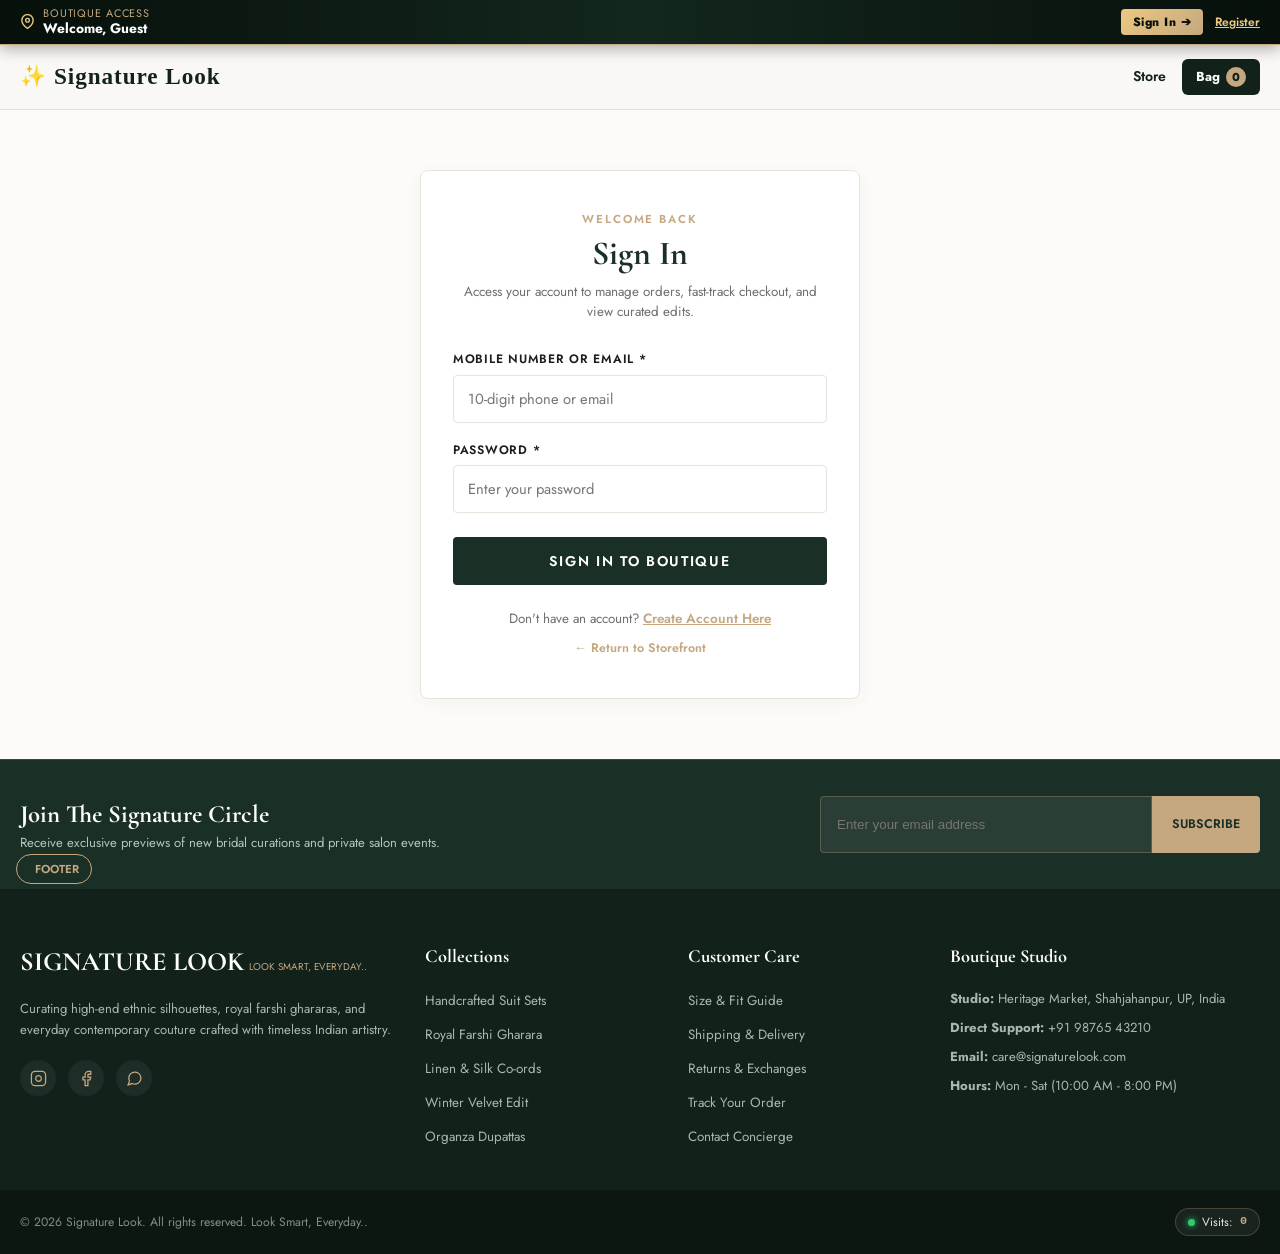
<file: login.html>
<!DOCTYPE html>
<html lang="en">
<head>
  <meta charset="UTF-8">
  <meta name="viewport" content="width=device-width, initial-scale=1.0">
  <title>Customer Sign In | Signature Look</title>
  <link rel="stylesheet" href="css/theme.css">
  <style>
    body {
      background-color: var(--color-bg);
      display: flex;
      flex-direction: column;
      min-height: 100vh;
      margin: 0;
    }

    .login-page-container {
      flex: 1 0 auto;
      padding: 60px 16px;
      display: flex;
      justify-content: center;
      align-items: center;
    }

    .login-card {
      max-width: 440px;
      width: 100%;
      background: #FFFFFF;
      border: 1px solid var(--color-border);
      border-radius: 8px;
      padding: 40px 32px;
      box-shadow: var(--shadow-subtle);
    }

    .login-header {
      text-align: center;
      margin-bottom: 28px;
    }

    .login-kicker {
      font-size: 0.72rem;
      letter-spacing: 0.16em;
      text-transform: uppercase;
      color: var(--color-accent);
      font-weight: 600;
      display: block;
      margin-bottom: 6px;
    }

    .login-title {
      font-family: var(--font-serif);
      font-size: 2.1rem;
      color: var(--color-primary);
      margin: 0 0 8px;
      line-height: 1.2;
    }

    .login-subtitle {
      font-size: 0.84rem;
      color: var(--color-text-muted);
      line-height: 1.5;
    }

    .form-group {
      display: flex;
      flex-direction: column;
      gap: 6px;
      margin-bottom: 18px;
    }

    .form-group label {
      font-size: 0.76rem;
      font-weight: 600;
      text-transform: uppercase;
      letter-spacing: 0.06em;
      color: var(--color-text-main);
    }

    .form-control {
      padding: 12px 14px;
      border: 1px solid var(--color-border);
      border-radius: 4px;
      font-family: inherit;
      font-size: 0.92rem;
      outline: none;
      transition: border-color 0.2s ease, box-shadow 0.2s ease;
    }

    .form-control:focus {
      border-color: var(--color-primary);
      box-shadow: 0 0 0 3px rgba(18, 34, 27, 0.08);
    }

    .login-submit-btn {
      width: 100%;
      background-color: var(--color-primary);
      color: #FFFFFF;
      padding: 14px;
      font-size: 0.88rem;
      font-weight: 600;
      letter-spacing: 0.12em;
      text-transform: uppercase;
      border-radius: 4px;
      border: none;
      cursor: pointer;
      margin-top: 6px;
      transition: background-color 0.25s ease, transform 0.15s ease;
    }

    .login-submit-btn:hover {
      background-color: var(--color-primary-hover);
      transform: translateY(-1px);
    }

    .login-submit-btn:disabled {
      opacity: 0.65;
      cursor: not-allowed;
      transform: none;
    }

    .login-footer-links {
      text-align: center;
      margin-top: 24px;
      font-size: 0.84rem;
      color: var(--color-text-muted);
      display: flex;
      flex-direction: column;
      gap: 10px;
    }

    .login-footer-links a {
      color: var(--color-accent);
      font-weight: 600;
      text-decoration: underline;
    }

    .toast-status {
      padding: 12px 16px;
      border-radius: 4px;
      font-size: 0.85rem;
      margin-bottom: 20px;
      display: none;
    }

    .toast-status.success {
      background-color: #E8F5E9;
      color: #2E7D32;
      border: 1px solid #A5D6A7;
    }

    .toast-status.error {
      background-color: #FFEBEE;
      color: #C62828;
      border: 1px solid #EF9A9A;
    }
  </style>
</head>
<body>

  <!-- Shared Boutique Header -->
  <div id="header-container"></div>

  <!-- Sign In Content -->
  <main class="login-page-container">
    <div class="login-card">
      <div class="login-header">
        <span class="login-kicker">Welcome Back</span>
        <h1 class="login-title">Sign In</h1>
        <p class="login-subtitle">Access your account to manage orders, fast-track checkout, and view curated edits.</p>
      </div>

      <div id="toast-message" class="toast-status"></div>

      <form id="login-form">
        <div class="form-group">
          <label for="login-identifier">Mobile Number or Email *</label>
          <input 
            type="text" 
            id="login-identifier" 
            class="form-control" 
            placeholder="10-digit phone or email" 
            required 
            autocomplete="username"
          />
        </div>

        <div class="form-group">
          <label for="login-password">Password *</label>
          <input 
            type="password" 
            id="login-password" 
            class="form-control" 
            placeholder="Enter your password" 
            required 
            autocomplete="current-password"
          />
        </div>

        <button type="submit" class="login-submit-btn" id="login-btn">
          Sign In To Boutique
        </button>
      </form>

      <div class="login-footer-links">
        <span>Don't have an account? <a href="register.html">Create Account Here</a></span>
        <a href="index.html" style="font-size: 0.78rem; text-decoration: none;">← Return to Storefront</a>
      </div>
    </div>
  </main>

  <!-- Shared Boutique Footer -->
  <div id="footer-container"></div>

  <!-- Scripts -->
  <script src="js/header.js"></script>
  <script src="js/footer.js"></script>

  <script>
    const GOOGLE_SCRIPT_URL = 'https://script.google.com/macros/s/AKfycbzXt-5t6qmCF1d8CN-EIBgBZ6_HTJdgRKAnpOVkra8CuHicjq5gS-DQ1WT-_dEYE1Ui/exec';

    const loginForm = document.getElementById('login-form');
    const loginBtn = document.getElementById('login-btn');
    const toast = document.getElementById('toast-message');

    function showToast(msg, isSuccess = true) {
      toast.textContent = msg;
      toast.className = 'toast-status ' + (isSuccess ? 'success' : 'error');
      toast.style.display = 'block';
      setTimeout(() => { toast.style.display = 'none'; }, 5000);
    }

    loginForm.addEventListener('submit', async (e) => {
      e.preventDefault();

      const identifier = document.getElementById('login-identifier').value.trim();
      const password = document.getElementById('login-password').value;

      loginBtn.disabled = true;
      loginBtn.textContent = 'Verifying Account...';

      const payload = {
        action: 'login_customer',
        identifier: identifier,
        password: password
      };

      try {
        const response = await fetch(GOOGLE_SCRIPT_URL, {
          method: 'POST',
          body: JSON.stringify(payload)
        });

        const result = await response.json();

        if (result && result.status === 'success') {
          showToast('Sign in successful! Redirecting...', true);
          
          if (result.customer) {
            localStorage.setItem('signature_customer', JSON.stringify(result.customer));
          }

          setTimeout(() => {
            window.location.href = 'index.html';
          }, 1200);

        } else {
          showToast(result.message || 'Invalid mobile/email or password.', false);
        }
      } catch (err) {
        showToast('Network error: ' + err.message, false);
      } finally {
        loginBtn.disabled = false;
        loginBtn.textContent = 'Sign In To Boutique';
      }
    });
  </script>
</body>
</html>
</file>
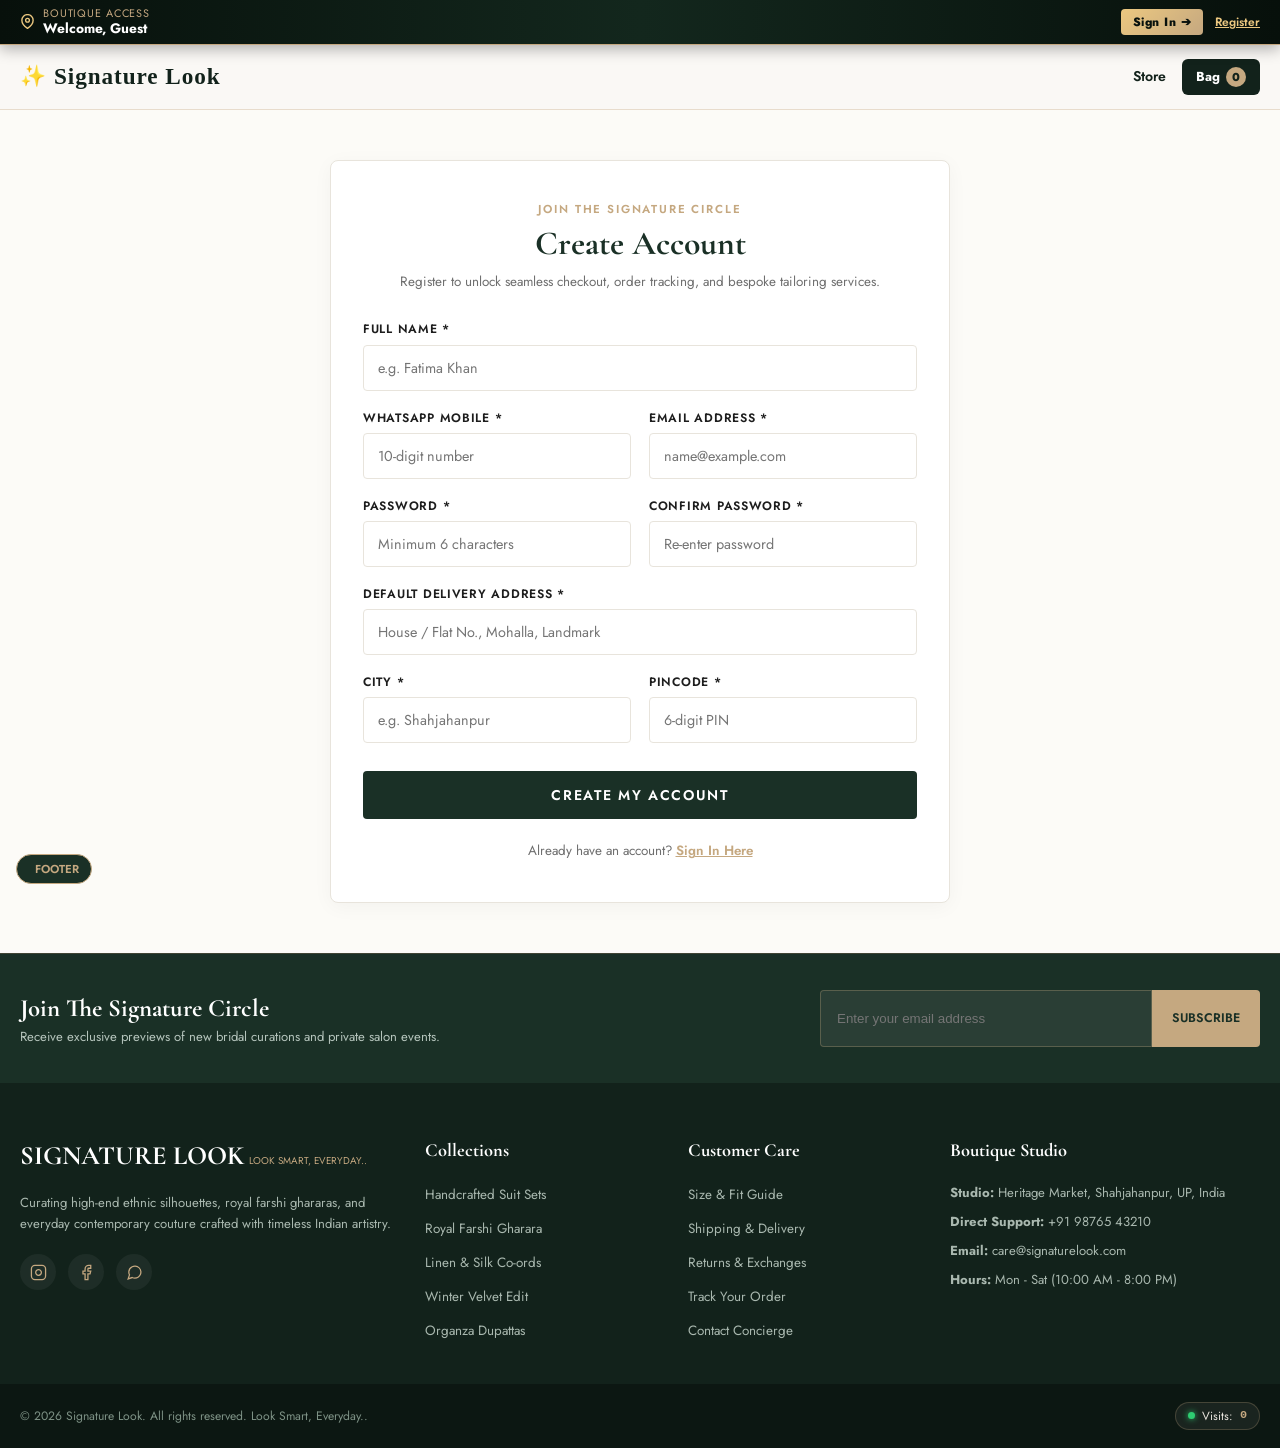
<file: register.html>
<!DOCTYPE html>
<html lang="en">
<head>
  <meta charset="UTF-8">
  <meta name="viewport" content="width=device-width, initial-scale=1.0">
  <title>Create Account | Signature Look</title>
  <link rel="stylesheet" href="css/theme.css">
  <style>
    body {
      background-color: var(--color-bg);
      display: flex;
      flex-direction: column;
      min-height: 100vh;
      margin: 0;
    }

    .auth-page-container {
      flex: 1 0 auto;
      padding: 50px 16px;
      display: flex;
      justify-content: center;
      align-items: center;
    }

    .auth-card {
      max-width: 620px;
      width: 100%;
      background: #FFFFFF;
      border: 1px solid var(--color-border);
      border-radius: 8px;
      padding: 40px 32px;
      box-shadow: var(--shadow-subtle);
    }

    .auth-header {
      text-align: center;
      margin-bottom: 28px;
    }

    .auth-kicker {
      font-size: 0.72rem;
      letter-spacing: 0.16em;
      text-transform: uppercase;
      color: var(--color-accent);
      font-weight: 600;
      display: block;
      margin-bottom: 6px;
    }

    .auth-title {
      font-family: var(--font-serif);
      font-size: 2.1rem;
      color: var(--color-primary);
      margin: 0 0 8px;
      line-height: 1.2;
    }

    .auth-subtitle {
      font-size: 0.84rem;
      color: var(--color-text-muted);
      line-height: 1.5;
    }

    .auth-form-grid {
      display: grid;
      grid-template-columns: 1fr 1fr;
      gap: 18px;
    }

    .col-full {
      grid-column: 1 / -1;
    }

    .form-group {
      display: flex;
      flex-direction: column;
      gap: 6px;
    }

    .form-group label {
      font-size: 0.76rem;
      font-weight: 600;
      text-transform: uppercase;
      letter-spacing: 0.06em;
      color: var(--color-text-main);
    }

    .form-control {
      padding: 12px 14px;
      border: 1px solid var(--color-border);
      border-radius: 4px;
      font-family: inherit;
      font-size: 0.9rem;
      outline: none;
      transition: border-color 0.2s ease, box-shadow 0.2s ease;
    }

    .form-control:focus {
      border-color: var(--color-primary);
      box-shadow: 0 0 0 3px rgba(18, 34, 27, 0.08);
    }

    .auth-submit-btn {
      width: 100%;
      background-color: var(--color-primary);
      color: #FFFFFF;
      padding: 14px;
      font-size: 0.88rem;
      font-weight: 600;
      letter-spacing: 0.12em;
      text-transform: uppercase;
      border-radius: 4px;
      border: none;
      cursor: pointer;
      margin-top: 10px;
      transition: background-color 0.25s ease, transform 0.15s ease;
    }

    .auth-submit-btn:hover {
      background-color: var(--color-primary-hover);
      transform: translateY(-1px);
    }

    .auth-submit-btn:disabled {
      opacity: 0.65;
      cursor: not-allowed;
      transform: none;
    }

    .auth-footer-link {
      text-align: center;
      margin-top: 22px;
      font-size: 0.84rem;
      color: var(--color-text-muted);
    }

    .auth-footer-link a {
      color: var(--color-accent);
      font-weight: 600;
      text-decoration: underline;
    }

    .toast-status {
      padding: 12px 16px;
      border-radius: 4px;
      font-size: 0.85rem;
      margin-bottom: 20px;
      display: none;
    }

    .toast-status.success {
      background-color: #E8F5E9;
      color: #2E7D32;
      border: 1px solid #A5D6A7;
    }

    .toast-status.error {
      background-color: #FFEBEE;
      color: #C62828;
      border: 1px solid #EF9A9A;
    }
  </style>
</head>
<body>

  <!-- Boutique Shared Header -->
  <div id="header-container"></div>

  <!-- Registration Form Content -->
  <main class="auth-page-container">
    <div class="auth-card">
      <div class="auth-header">
        <span class="auth-kicker">Join The Signature Circle</span>
        <h1 class="auth-title">Create Account</h1>
        <p class="auth-subtitle">Register to unlock seamless checkout, order tracking, and bespoke tailoring services.</p>
      </div>

      <div id="toast-message" class="toast-status"></div>

      <form id="register-form">
        <div class="auth-form-grid">
          
          <div class="form-group col-full">
            <label for="reg-fullname">Full Name *</label>
            <input type="text" id="reg-fullname" class="form-control" placeholder="e.g. Fatima Khan" required />
          </div>

          <div class="form-group">
            <label for="reg-phone">WhatsApp Mobile *</label>
            <input type="tel" id="reg-phone" class="form-control" placeholder="10-digit number" pattern="[0-9]{10}" required />
          </div>

          <div class="form-group">
            <label for="reg-email">Email Address *</label>
            <input type="email" id="reg-email" class="form-control" placeholder="name@example.com" required />
          </div>

          <div class="form-group">
            <label for="reg-password">Password *</label>
            <input type="password" id="reg-password" class="form-control" placeholder="Minimum 6 characters" minlength="6" required />
          </div>

          <div class="form-group">
            <label for="reg-confirm-password">Confirm Password *</label>
            <input type="password" id="reg-confirm-password" class="form-control" placeholder="Re-enter password" minlength="6" required />
          </div>

          <div class="form-group col-full">
            <label for="reg-address">Default Delivery Address *</label>
            <input type="text" id="reg-address" class="form-control" placeholder="House / Flat No., Mohalla, Landmark" required />
          </div>

          <div class="form-group">
            <label for="reg-city">City *</label>
            <input type="text" id="reg-city" class="form-control" placeholder="e.g. Shahjahanpur" required />
          </div>

          <div class="form-group">
            <label for="reg-pincode">Pincode *</label>
            <input type="text" id="reg-pincode" class="form-control" placeholder="6-digit PIN" pattern="[0-9]{6}" required />
          </div>

          <div class="form-group col-full">
            <button type="submit" class="auth-submit-btn" id="register-btn">
              Create My Account
            </button>
          </div>

        </div>
      </form>

      <div class="auth-footer-link">
        Already have an account? <a href="login.html">Sign In Here</a>
      </div>
    </div>
  </main>

  <!-- Boutique Shared Footer -->
  <div id="footer-container"></div>

  <!-- Shared Component Scripts -->
  <script src="js/header.js"></script>
  <script src="js/footer.js"></script>

  <!-- Registration Logic -->
  <script>
    // GOOGLE APPS SCRIPT WEB APP URL
    const GOOGLE_SCRIPT_URL = 'https://script.google.com/macros/s/AKfycbzXt-5t6qmCF1d8CN-EIBgBZ6_HTJdgRKAnpOVkra8CuHicjq5gS-DQ1WT-_dEYE1Ui/exec';

    const form = document.getElementById('register-form');
    const submitBtn = document.getElementById('register-btn');
    const toast = document.getElementById('toast-message');

    function showToast(msg, isSuccess = true) {
      toast.textContent = msg;
      toast.className = 'toast-status ' + (isSuccess ? 'success' : 'error');
      toast.style.display = 'block';
      setTimeout(() => {
        toast.style.display = 'none';
      }, 5000);
    }

    form.addEventListener('submit', async (e) => {
      e.preventDefault();

      const password = document.getElementById('reg-password').value;
      const confirmPassword = document.getElementById('reg-confirm-password').value;

      if (password !== confirmPassword) {
        showToast('Passwords do not match. Please verify.', false);
        return;
      }

      const payload = {
        action: 'register_customer',
        fullName: document.getElementById('reg-fullname').value.trim(),
        phone: document.getElementById('reg-phone').value.trim(),
        email: document.getElementById('reg-email').value.trim(),
        password: password,
        address: document.getElementById('reg-address').value.trim(),
        city: document.getElementById('reg-city').value.trim(),
        pincode: document.getElementById('reg-pincode').value.trim()
      };

      submitBtn.disabled = true;
      submitBtn.textContent = 'Registering Account...';

      try {
        const response = await fetch(GOOGLE_SCRIPT_URL, {
          method: 'POST',
          body: JSON.stringify(payload)
        });

        const result = await response.json();

        if (result && result.status === 'success') {
          showToast('Account created successfully! Redirecting...', true);
          
          // Save customer info into localStorage for instant session
          if (result.customer) {
            localStorage.setItem('signature_customer', JSON.stringify(result.customer));
          }

          setTimeout(() => {
            window.location.href = 'index.html';
          }, 1500);

        } else {
          showToast(result.message || 'Registration failed. Try again.', false);
        }
      } catch (err) {
        showToast('Network error: ' + err.message, false);
      } finally {
        submitBtn.disabled = false;
        submitBtn.textContent = 'Create My Account';
      }
    });
  </script>
</body>
</html>
</file>
<file: css/theme.css>
/* ==========================================================================
   SIGNATURE LOOK - COMPLETE MASTER THEME CSS (ALL MODULES COMBINED)
   ========================================================================== */

@import url('https://fonts.googleapis.com/css2?family=Cormorant+Garamond:ital,wght@0,500;0,600;0,700;1,400&family=Jost:wght@300;400;500;600&display=swap');

:root {
  --color-primary: #1A3026;
  --color-primary-hover: #12221b;
  --color-accent: #C5A880;
  --color-accent-subtle: #F4EFEA;
  --color-bg: #FCFBF7;
  --color-surface: #FFFFFF;
  --color-text-main: #1D1D1D;
  --color-text-muted: #6E6E6E;
  --color-border: #E8E4DC;
  --color-danger: #9E2A2B;

  --font-serif: 'Cormorant Garamond', Georgia, serif;
  --font-sans: 'Jost', -apple-system, BlinkMacSystemFont, sans-serif;

  --ease-smooth: cubic-bezier(0.25, 1, 0.5, 1);
  --shadow-subtle: 0 4px 20px rgba(0, 0, 0, 0.04);
  --shadow-float: 0 14px 34px rgba(0, 0, 0, 0.12);

  --announcement-height: 38px;
  --header-height: 74px;
}

/* Base Setup */
*, *::before, *::after {
  box-sizing: border-box;
  margin: 0;
  padding: 0;
}

html {
  font-size: 16px;
  scroll-behavior: smooth;
}

body {
  font-family: var(--font-sans);
  background-color: var(--color-bg);
  color: var(--color-text-main);
  line-height: 1.5;
  overflow-x: hidden;
}

body.no-scroll {
  overflow: hidden;
}

a {
  color: inherit;
  text-decoration: none;
}

ul {
  list-style: none;
}

button {
  background: none;
  border: none;
  cursor: pointer;
  font-family: inherit;
  color: inherit;
}

img {
  max-width: 100%;
  display: block;
}

.container {
  width: 100%;
  max-width: 1360px;
  margin: 0 auto;
  padding: 0 20px;
}

/* Header Suite */
#header-container {
  position: sticky;
  top: 0;
  z-index: 1000;
  width: 100%;
}

.announcement-bar {
  background-color: var(--color-primary);
  color: var(--color-accent-subtle);
  height: var(--announcement-height);
  display: flex;
  align-items: center;
  justify-content: center;
  font-size: 0.78rem;
  letter-spacing: 0.08em;
  text-transform: uppercase;
  font-weight: 500;
  padding: 0 16px;
  text-align: center;
}

.main-header {
  background-color: rgba(252, 251, 247, 0.96);
  backdrop-filter: blur(12px);
  border-bottom: 1px solid var(--color-border);
  transition: all 0.3s var(--ease-smooth);
  height: var(--header-height);
  display: flex;
  align-items: center;
}

.main-header.header-scrolled {
  background-color: rgba(255, 255, 255, 0.98);
  box-shadow: var(--shadow-subtle);
  height: 66px;
}

.header-inner {
  display: flex;
  align-items: center;
  justify-content: space-between;
  gap: 16px;
}

.header-left {
  display: flex;
  align-items: center;
  gap: 12px;
  flex-shrink: 0;
}

.brand-logo-wrap {
  text-align: left;
}

.brand-logo {
  display: inline-flex;
  flex-direction: column;
  align-items: flex-start;
}

.brand-title {
  font-family: var(--font-serif);
  font-size: 1.85rem;
  font-weight: 700;
  letter-spacing: 0.06em;
  color: var(--color-primary);
  line-height: 1.05;
  text-transform: uppercase;
}

.brand-subtitle {
  font-size: 0.62rem;
  font-weight: 500;
  letter-spacing: 0.16em;
  color: var(--color-accent);
  margin-top: 3px;
  text-transform: uppercase;
}

.desktop-navigation {
  flex: 1;
  display: flex;
  justify-content: center;
}

.desktop-navigation .nav-list {
  display: flex;
  align-items: center;
  gap: 26px;
}

.nav-link {
  font-size: 0.85rem;
  font-weight: 500;
  letter-spacing: 0.06em;
  text-transform: uppercase;
  color: var(--color-text-main);
  position: relative;
  padding: 6px 0;
}

.nav-badge {
  font-size: 0.6rem;
  font-weight: 600;
  background-color: var(--color-accent-subtle);
  color: var(--color-primary);
  border: 1px solid var(--color-accent);
  padding: 2px 6px;
  border-radius: 12px;
  margin-left: 4px;
}

.action-tools {
  display: flex;
  align-items: center;
  gap: 14px;
  flex-shrink: 0;
}

.icon-btn {
  display: inline-flex;
  align-items: center;
  justify-content: center;
  padding: 8px;
  border-radius: 50%;
  position: relative;
}

.ui-icon {
  width: 22px;
  height: 22px;
  color: var(--color-text-main);
}

.cart-counter-badge {
  position: absolute;
  top: 2px;
  right: 2px;
  min-width: 18px;
  height: 18px;
  border-radius: 10px;
  background-color: var(--color-primary);
  color: #FFFFFF;
  font-size: 0.68rem;
  font-weight: 600;
  display: flex;
  align-items: center;
  justify-content: center;
  transform: scale(0);
  transition: transform 0.25s var(--ease-smooth);
}

.cart-counter-badge.has-items {
  transform: scale(1);
}

/* Mobile Off-canvas Drawer */
.drawer-overlay {
  position: fixed;
  inset: 0;
  background-color: rgba(18, 34, 27, 0.45);
  backdrop-filter: blur(4px);
  z-index: 1100;
  opacity: 0;
  visibility: hidden;
  transition: opacity 0.35s ease, visibility 0.35s ease;
}

.drawer-overlay.is-visible {
  opacity: 1;
  visibility: visible;
}

.mobile-drawer {
  position: fixed;
  top: 0;
  left: 0;
  bottom: 0;
  width: 84%;
  max-width: 340px;
  background-color: var(--color-surface);
  z-index: 1200;
  transform: translateX(-100%);
  transition: transform 0.35s var(--ease-smooth);
  box-shadow: var(--shadow-float);
  visibility: hidden;
}

.mobile-drawer.is-open {
  transform: translateX(0);
  visibility: visible;
}

.drawer-container {
  display: flex;
  flex-direction: column;
  height: 100%;
}

.drawer-header {
  display: flex;
  align-items: center;
  justify-content: space-between;
  padding: 20px;
  border-bottom: 1px solid var(--color-border);
}

.drawer-brand-title {
  font-family: var(--font-serif);
  font-size: 1.45rem;
  font-weight: 700;
  color: var(--color-primary);
}

.drawer-body {
  flex: 1;
  overflow-y: auto;
  padding: 16px 0;
}

.drawer-nav-link {
  display: flex;
  align-items: center;
  justify-content: space-between;
  padding: 14px 20px;
  font-size: 0.92rem;
  text-transform: uppercase;
}

.drawer-footer {
  padding: 18px 20px;
  border-top: 1px solid var(--color-border);
  background-color: #FAFAFA;
}

/* ======================================================================= */
   CURATED COLLECTIONS - ULTRA LUXURY FLOATING SIDE ARROWS SLIDER
/*======================================================================== */
.collections-section {
  padding: 50px 0 40px;
  background-color: #FFFFFF;
  position: relative;
  overflow: hidden;
}

.collections-header-row {
  margin-bottom: 24px;
}

.collections-kicker {
  font-size: 0.74rem;
  letter-spacing: 0.15em;
  text-transform: uppercase;
  color: var(--color-accent);
  font-weight: 600;
  display: block;
  margin-bottom: 6px;
}

.collections-heading {
  font-family: var(--font-serif);
  font-size: 2.3rem;
  color: var(--color-primary);
  font-weight: 600;
  margin: 0;
  line-height: 1.15;
}

/* Slider Outer Shell with Relative Positioning for Floating Arrows */
.collections-slider-shell {
  position: relative;
  width: 100%;
}

/* Floating Side Arrows (Left & Right Edge Centered) */
.slider-side-arrow {
  position: absolute;
  top: 42%;
  transform: translateY(-50%);
  width: 46px;
  height: 46px;
  border-radius: 50%;
  background: rgba(255, 255, 255, 0.92);
  backdrop-filter: blur(8px);
  -webkit-backdrop-filter: blur(8px);
  border: 1.5px solid rgba(197, 168, 128, 0.6);
  color: var(--color-primary);
  display: flex;
  align-items: center;
  justify-content: center;
  cursor: pointer;
  z-index: 20;
  box-shadow: 0 8px 22px rgba(0, 0, 0, 0.14);
  transition: all 0.28s cubic-bezier(0.16, 1, 0.3, 1);
}

.slider-side-arrow svg {
  width: 22px;
  height: 22px;
  transition: transform 0.2s ease;
}

/* Left Arrow Position */
.prev-side-arrow {
  left: 12px;
}

/* Right Arrow Position */
.next-side-arrow {
  right: 12px;
}

@media (min-width: 992px) {
  .prev-side-arrow {
    left: 24px;
  }
  .next-side-arrow {
    right: 24px;
  }
}

.slider-side-arrow:hover {
  background: var(--color-primary);
  color: #FFFFFF;
  border-color: var(--color-primary);
  transform: translateY(-50%) scale(1.08);
  box-shadow: 0 10px 26px rgba(18, 34, 27, 0.25);
}

.slider-side-arrow:active {
  transform: translateY(-50%) scale(0.96);
}

/* Slider Track Viewport */
.collections-track-wrapper {
  width: 100%;
  overflow-x: auto;
  scroll-behavior: smooth;
  cursor: grab;
  user-select: none;
  -webkit-overflow-scrolling: touch;
  scrollbar-width: none;
  padding: 12px 0 24px;
}

.collections-track-wrapper::-webkit-scrollbar {
  display: none;
}

.collections-track-wrapper.is-dragging {
  cursor: grabbing;
  scroll-behavior: auto;
}

/* Cards Rail */
.collections-cards-rail {
  display: inline-flex;
  gap: 24px;
  padding: 0 20px;
}

@media (min-width: 1200px) {
  .collections-cards-rail {
    padding: 0 calc((100vw - 1160px) / 2);
  }
}

/* Arched Card Geometry */
.collection-arch-card {
  flex: 0 0 170px;
  display: flex;
  flex-direction: column;
  align-items: center;
  text-align: center;
  cursor: pointer;
  transition: transform 0.35s cubic-bezier(0.16, 1, 0.3, 1);
}

@media (min-width: 768px) {
  .collection-arch-card {
    flex: 0 0 200px;
  }
}

.collection-arch-card:hover {
  transform: translateY(-8px);
}

/* Luxury Arched Portrait Frame */
.arch-visual-frame {
  position: relative;
  width: 100%;
  aspect-ratio: 1 / 1.48;
  border-radius: 120px 120px 16px 16px;
  overflow: hidden;
  box-shadow: 0 10px 24px rgba(0, 0, 0, 0.08);
  border: 1.5px solid rgba(197, 168, 128, 0.38);
  background: #F7F5F0;
  transition: border-color 0.3s ease, box-shadow 0.3s ease;
}

.arch-img {
  width: 100%;
  height: 100%;
  object-fit: cover;
  transition: transform 0.65s cubic-bezier(0.16, 1, 0.3, 1);
}

.collection-arch-card:hover .arch-img {
  transform: scale(1.08);
}

.arch-gold-overlay {
  position: absolute;
  inset: 0;
  background: linear-gradient(180deg, transparent 55%, rgba(18, 34, 27, 0.65) 100%);
  opacity: 0.6;
  transition: opacity 0.3s;
}

.arch-action-hint {
  position: absolute;
  bottom: 12px;
  left: 50%;
  transform: translateX(-50%) translateY(12px);
  font-size: 0.68rem;
  letter-spacing: 0.14em;
  text-transform: uppercase;
  color: #FFFFFF;
  font-weight: 600;
  opacity: 0;
  transition: all 0.25s ease;
}

.collection-arch-card:hover .arch-action-hint {
  opacity: 1;
  transform: translateX(-50%) translateY(0);
}

/* Active Category Selection Highlight */
.collection-arch-card.is-active-cat .arch-visual-frame {
  border: 2.5px solid var(--color-accent);
  box-shadow: 0 0 0 4px rgba(197, 168, 128, 0.28), 0 14px 32px rgba(0, 0, 0, 0.16);
}

.arch-info-block {
  margin-top: 14px;
}

.arch-card-title {
  font-family: var(--font-serif);
  font-size: 1.15rem;
  color: var(--color-primary);
  font-weight: 600;
  margin-bottom: 3px;
  transition: color 0.2s;
}

.collection-arch-card.is-active-cat .arch-card-title {
  color: var(--color-accent);
}

.arch-card-subtitle {
  font-size: 0.72rem;
  color: var(--color-text-muted);
  letter-spacing: 0.04em;
}
/* ==========================================================================
   HERO SHOWCASE - LUXURY TWO-COLUMN EDITORIAL UPGRADE
   ========================================================================== */
.hero-banner-section {
  position: relative;
  width: 100%;
  background: radial-gradient(circle at 80% 20%, #244234 0%, #12221B 70%);
  color: #FFFFFF;
  padding: 50px 0 60px;
  overflow: hidden;
}

.hero-layout-grid {
  display: grid;
  grid-template-columns: 1fr;
  gap: 36px;
  align-items: center;
}

@media (min-width: 992px) {
  .hero-layout-grid {
    grid-template-columns: 1.15fr 0.85fr;
    gap: 48px;
  }
  .hero-banner-section {
    padding: 70px 0 80px;
  }
}

.hero-text-col {
  display: flex;
  flex-direction: column;
  align-items: flex-start;
}

.hero-brand-pill {
  display: inline-flex;
  align-items: center;
  gap: 8px;
  background-color: rgba(197, 168, 128, 0.12);
  border: 1px solid rgba(197, 168, 128, 0.35);
  color: var(--color-accent);
  padding: 6px 14px;
  border-radius: 20px;
  font-size: 0.72rem;
  letter-spacing: 0.12em;
  text-transform: uppercase;
  font-weight: 600;
  margin-bottom: 18px;
}

.pill-sparkle {
  color: var(--color-accent);
  font-size: 0.85rem;
}

.hero-editorial-title {
  font-family: var(--font-serif);
  font-size: 2.6rem;
  line-height: 1.12;
  font-weight: 600;
  letter-spacing: 0.02em;
  color: #FFFFFF;
  margin-bottom: 16px;
}

.hero-editorial-title em {
  font-style: italic;
  font-weight: 400;
  color: var(--color-accent);
}

@media (min-width: 768px) {
  .hero-editorial-title {
    font-size: 3.4rem;
  }
}

.hero-editorial-desc {
  font-size: 0.95rem;
  color: #D3DDD7;
  line-height: 1.65;
  max-width: 520px;
  margin-bottom: 28px;
}

.hero-action-buttons {
  display: flex;
  flex-wrap: wrap;
  gap: 14px;
  margin-bottom: 32px;
}

.hero-btn-primary {
  display: inline-flex;
  align-items: center;
  gap: 10px;
  background-color: var(--color-accent);
  color: var(--color-primary);
  padding: 13px 28px;
  font-size: 0.82rem;
  font-weight: 600;
  letter-spacing: 0.08em;
  text-transform: uppercase;
  border-radius: 4px;
  transition: transform 0.2s ease, background-color 0.2s ease;
}

.hero-btn-primary:hover {
  background-color: #d1b58f;
  transform: translateY(-2px);
}

.hero-btn-primary svg {
  width: 16px;
  height: 16px;
}

.hero-btn-secondary {
  display: inline-flex;
  align-items: center;
  border: 1px solid rgba(255, 255, 255, 0.4);
  color: #FFFFFF;
  padding: 13px 26px;
  font-size: 0.82rem;
  font-weight: 500;
  letter-spacing: 0.08em;
  text-transform: uppercase;
  border-radius: 4px;
  transition: background-color 0.2s ease, border-color 0.2s ease;
}

.hero-btn-secondary:hover {
  background-color: rgba(255, 255, 255, 0.08);
  border-color: #FFFFFF;
}

.hero-trust-strip {
  display: flex;
  flex-wrap: wrap;
  gap: 18px;
  border-top: 1px solid rgba(255, 255, 255, 0.12);
  padding-top: 20px;
}

.trust-badge-item {
  display: inline-flex;
  align-items: center;
  gap: 6px;
  font-size: 0.74rem;
  color: #B5C4BC;
  letter-spacing: 0.04em;
}

.trust-icon {
  color: var(--color-accent);
  font-weight: 700;
}

/* Visual Arched Frame */
.hero-visual-col {
  display: flex;
  justify-content: center;
}

.hero-arch-frame {
  position: relative;
  width: 100%;
  max-width: 360px;
  aspect-ratio: 1 / 1.35;
  border-radius: 180px 180px 16px 16px;
  overflow: hidden;
  box-shadow: 0 18px 45px rgba(0, 0, 0, 0.35);
  border: 2px solid rgba(197, 168, 128, 0.4);
}

.hero-arch-image {
  width: 100%;
  height: 100%;
  object-fit: cover;
  transition: transform 0.8s ease;
}

.hero-arch-frame:hover .hero-arch-image {
  transform: scale(1.04);
}

.hero-glass-floating-card {
  position: absolute;
  bottom: 20px;
  left: 20px;
  right: 20px;
  background: rgba(18, 34, 27, 0.85);
  backdrop-filter: blur(8px);
  border: 1px solid rgba(197, 168, 128, 0.3);
  padding: 12px 16px;
  border-radius: 8px;
  display: flex;
  flex-direction: column;
}

.floating-tag {
  font-family: var(--font-serif);
  font-size: 1.05rem;
  color: var(--color-accent);
  font-weight: 600;
}

.floating-sub {
  font-size: 0.68rem;
  color: #CBD5CE;
  text-transform: uppercase;
  letter-spacing: 0.1em;
}

/* Products Catalog & Cards */
.featured-products-section {
  padding: 40px 20px 60px;
}

.products-section-header {
  display: flex;
  align-items: flex-end;
  justify-content: space-between;
  margin-bottom: 30px;
}

.products-grid {
  display: grid;
  grid-template-columns: repeat(2, 1fr);
  gap: 24px 16px;
}

.product-card {
  display: flex;
  flex-direction: column;
}

.product-thumb-frame {
  position: relative;
  width: 100%;
  aspect-ratio: 3 / 4;
  border-radius: 8px;
  overflow: hidden;
  background-color: #F4EFEA;
}

.product-images-slider {
  width: 100%;
  height: 100%;
  position: relative;
}

.img-primary,
.img-secondary {
  position: absolute;
  inset: 0;
  width: 100%;
  height: 100%;
  object-fit: cover;
  transition: opacity 0.5s var(--ease-smooth), transform 0.6s var(--ease-smooth);
}

.img-secondary {
  opacity: 0;
}

.product-card:hover .img-primary {
  transform: scale(1.05);
}

.product-card:hover .img-secondary {
  opacity: 1;
  transform: scale(1.05);
}

.product-discount-tag {
  position: absolute;
  top: 10px;
  left: 10px;
  background-color: var(--color-primary);
  color: #FFFFFF;
  font-size: 0.68rem;
  font-weight: 600;
  padding: 3px 8px;
  border-radius: 4px;
  z-index: 2;
}

.product-status-tag {
  position: absolute;
  top: 10px;
  right: 10px;
  background-color: var(--color-accent);
  color: var(--color-primary);
  font-size: 0.65rem;
  font-weight: 600;
  padding: 3px 8px;
  border-radius: 4px;
  z-index: 2;
  text-transform: uppercase;
}

.product-quick-actions {
  position: absolute;
  bottom: 0;
  left: 0;
  right: 0;
  padding: 12px;
  z-index: 3;
  transform: translateY(100%);
  opacity: 0;
  transition: all 0.3s var(--ease-smooth);
}

.product-card:hover .product-quick-actions {
  transform: translateY(0);
  opacity: 1;
}

.quick-add-btn {
  width: 100%;
  background-color: rgba(255, 255, 255, 0.95);
  color: var(--color-primary);
  padding: 10px;
  font-size: 0.78rem;
  font-weight: 600;
  text-transform: uppercase;
  border-radius: 4px;
  display: flex;
  align-items: center;
  justify-content: center;
  gap: 8px;
}

.quick-add-btn svg {
  width: 16px;
  height: 16px;
}

.product-info-wrap {
  padding-top: 14px;
}

.product-title {
  font-size: 0.92rem;
  font-weight: 500;
  margin-bottom: 6px;
}

.product-pricing {
  display: flex;
  align-items: baseline;
  gap: 8px;
  margin-bottom: 10px;
}

.price-current {
  font-size: 1.05rem;
  font-weight: 600;
  color: var(--color-primary);
}

.price-original {
  font-size: 0.85rem;
  color: var(--color-text-muted);
  text-decoration: line-through;
}

.product-size-section {
  display: flex;
  align-items: center;
  gap: 8px;
}

.size-label {
  font-size: 0.7rem;
  color: var(--color-text-muted);
  text-transform: uppercase;
}

.size-pills-row {
  display: flex;
  gap: 5px;
}

.size-pill {
  min-width: 26px;
  height: 24px;
  padding: 0 6px;
  border: 1px solid var(--color-border);
  border-radius: 3px;
  font-size: 0.68rem;
  font-weight: 500;
  display: inline-flex;
  align-items: center;
  justify-content: center;
}

.size-pill.is-active {
  background-color: var(--color-primary);
  color: #FFFFFF;
}

/* ==========================================================================
   CART DRAWER (Hidden off-canvas, FIXED)
   ========================================================================== */

.cart-overlay {
  position: fixed;
  inset: 0;
  background-color: rgba(18, 34, 27, 0.45);
  backdrop-filter: blur(4px);
  z-index: 1300;
  opacity: 0;
  visibility: hidden;
  transition: opacity 0.35s ease, visibility 0.35s ease;
}

.cart-overlay.is-visible {
  opacity: 1;
  visibility: visible;
}

.cart-drawer {
  position: fixed;
  top: 0;
  right: 0;
  bottom: 0;
  width: 90%;
  max-width: 420px;
  background-color: var(--color-surface);
  z-index: 1400;
  transform: translateX(100%);
  transition: transform 0.35s var(--ease-smooth);
  box-shadow: -10px 0 34px rgba(0, 0, 0, 0.12);
  visibility: hidden;
}

.cart-drawer.is-open {
  transform: translateX(0);
  visibility: visible;
}

.cart-container {
  display: flex;
  flex-direction: column;
  height: 100%;
}

.cart-header {
  display: flex;
  align-items: center;
  justify-content: space-between;
  padding: 20px 24px;
  border-bottom: 1px solid var(--color-border);
}

.cart-title {
  font-family: var(--font-serif);
  font-size: 1.55rem;
  font-weight: 700;
  color: var(--color-primary);
}

.cart-shipping-banner {
  padding: 14px 24px;
  background-color: var(--color-accent-subtle);
  border-bottom: 1px solid var(--color-border);
}

.shipping-msg {
  font-size: 0.76rem;
  color: var(--color-primary);
  margin-bottom: 8px;
}

.shipping-bar-track {
  width: 100%;
  height: 5px;
  background-color: #E6DFD5;
  border-radius: 4px;
  overflow: hidden;
}

.shipping-bar-fill {
  height: 100%;
  background-color: var(--color-accent);
  transition: width 0.35s ease;
}

.cart-body {
  flex: 1;
  overflow-y: auto;
  padding: 20px 24px;
}

.cart-item-row {
  display: flex;
  gap: 16px;
  padding-bottom: 18px;
  margin-bottom: 18px;
  border-bottom: 1px solid var(--color-border);
}

.item-thumb-wrap {
  width: 72px;
  height: 92px;
  border-radius: 8px;
  overflow: hidden;
  flex-shrink: 0;
}

.item-thumb-img {
  width: 100%;
  height: 100%;
  object-fit: cover;
}

.item-details-wrap {
  flex: 1;
  display: flex;
  flex-direction: column;
  justify-content: space-between;
}

.item-title-bar {
  display: flex;
  justify-content: space-between;
}

.item-name {
  font-size: 0.88rem;
  font-weight: 500;
}

.qty-stepper {
  display: inline-flex;
  align-items: center;
  border: 1px solid var(--color-border);
  border-radius: 4px;
}

.qty-btn {
  width: 26px;
  height: 26px;
  display: flex;
  align-items: center;
  justify-content: center;
}

.qty-value {
  width: 28px;
  text-align: center;
  font-size: 0.82rem;
}

/* Empty State & Small SVG Size */
.cart-empty-state {
  text-align: center;
  padding: 50px 20px;
}

.empty-icon-wrap {
  margin-bottom: 16px;
  color: var(--color-accent);
}

.empty-bag-icon {
  width: 54px !important;
  height: 54px !important;
  max-width: 54px !important;
  margin: 0 auto;
}

.empty-title {
  font-family: var(--font-serif);
  font-size: 1.4rem;
  font-weight: 600;
  color: var(--color-primary);
  margin-bottom: 6px;
}

.empty-desc {
  font-size: 0.82rem;
  color: var(--color-text-muted);
  margin-bottom: 24px;
}

.empty-shop-btn {
  background-color: var(--color-primary);
  color: #FFFFFF;
  padding: 10px 24px;
  font-size: 0.78rem;
  text-transform: uppercase;
  border-radius: 30px;
}

.cart-footer {
  padding: 20px 24px;
  border-top: 1px solid var(--color-border);
  background-color: #FAFAFA;
}

.cart-subtotal-row {
  display: flex;
  justify-content: space-between;
  margin-bottom: 6px;
}

.subtotal-amount {
  font-size: 1.25rem;
  font-weight: 700;
  color: var(--color-primary);
}

.cart-tax-notice {
  font-size: 0.72rem;
  color: var(--color-text-muted);
  margin-bottom: 16px;
}

.cart-checkout-btn {
  width: 100%;
  background-color: var(--color-primary);
  color: #FFFFFF;
  padding: 14px;
  font-size: 0.86rem;
  font-weight: 600;
  text-transform: uppercase;
  border-radius: 4px;
  display: flex;
  align-items: center;
  justify-content: center;
  gap: 10px;
}

/* Footer Suite */
.site-main-footer {
  background-color: #12221B;
  color: #ECE8E1;
  border-top: 1px solid rgba(197, 168, 128, 0.25);
  transition: max-height 0.4s var(--ease-smooth), opacity 0.3s ease;
  overflow: hidden;
  max-height: 1200px;
}

.site-main-footer.is-hidden {
  max-height: 0;
  opacity: 0;
  visibility: hidden;
}

.footer-float-toggle {
  position: fixed;
  bottom: 16px;
  left: 16px;
  background-color: var(--color-primary);
  color: var(--color-accent);
  border: 1px solid var(--color-accent);
  padding: 6px 12px;
  border-radius: 20px;
  font-size: 0.72rem;
  font-weight: 600;
  text-transform: uppercase;
  display: inline-flex;
  align-items: center;
  gap: 6px;
  z-index: 990;
}

.footer-newsletter-strip {
  background-color: #1A3026;
  padding: 36px 0;
}

.newsletter-inner {
  display: flex;
  flex-direction: column;
  gap: 20px;
}

.newsletter-title {
  font-family: var(--font-serif);
  font-size: 1.55rem;
  color: #FFFFFF;
}

.newsletter-subtitle {
  font-size: 0.82rem;
  color: #B5C4BC;
}

.newsletter-form {
  display: flex;
  width: 100%;
  max-width: 440px;
}

.newsletter-input {
  flex: 1;
  background-color: rgba(255, 255, 255, 0.07);
  border: 1px solid rgba(197, 168, 128, 0.3);
  padding: 12px 16px;
  color: #FFFFFF;
  border-radius: 4px 0 0 4px;
}

.newsletter-submit-btn {
  background-color: var(--color-accent);
  color: var(--color-primary);
  font-weight: 600;
  font-size: 0.78rem;
  text-transform: uppercase;
  padding: 12px 20px;
  border-radius: 0 4px 4px 0;
}

.footer-main-directory {
  display: grid;
  grid-template-columns: 1fr;
  gap: 36px 24px;
  padding: 54px 20px 42px;
}

.footer-brand-title {
  font-family: var(--font-serif);
  font-size: 1.65rem;
  font-weight: 700;
  color: #FFFFFF;
}

.footer-brand-subtitle {
  font-size: 0.62rem;
  color: var(--color-accent);
  text-transform: uppercase;
}

.footer-about-text {
  font-size: 0.82rem;
  color: #A9B8AF;
  line-height: 1.6;
  margin: 16px 0 20px;
}

.footer-social-links {
  display: flex;
  gap: 12px;
}

.social-icon-btn {
  width: 36px;
  height: 36px;
  border-radius: 50%;
  background-color: rgba(255, 255, 255, 0.05);
  display: flex;
  align-items: center;
  justify-content: center;
  color: var(--color-accent);
}

.social-icon-btn svg {
  width: 17px;
  height: 17px;
}

.footer-col-title {
  font-family: var(--font-serif);
  font-size: 1.15rem;
  color: #FFFFFF;
  margin-bottom: 18px;
}

.footer-links-list {
  display: flex;
  flex-direction: column;
  gap: 10px;
}

.footer-links-list a {
  font-size: 0.84rem;
  color: #A9B8AF;
}

.footer-contact-item {
  font-size: 0.82rem;
  color: #A9B8AF;
  line-height: 1.6;
  margin-bottom: 8px;
}

.footer-bottom-bar {
  background-color: #0C1712;
  padding: 18px 0;
}

.footer-bottom-inner {
  display: flex;
  flex-direction: column;
  align-items: center;
  gap: 12px;
}

.footer-copy-text {
  font-size: 0.76rem;
  color: #7E9286;
}

.footer-hit-counter {
  display: inline-flex;
  align-items: center;
  gap: 7px;
  background-color: rgba(255, 255, 255, 0.06);
  border: 1px solid rgba(197, 168, 128, 0.25);
  padding: 4px 12px;
  border-radius: 16px;
  font-size: 0.74rem;
}

.hit-indicator-dot {
  width: 7px;
  height: 7px;
  border-radius: 50%;
  background-color: #2ECC71;
  box-shadow: 0 0 6px #2ECC71;
}

.hit-number {
  font-weight: 600;
  color: var(--color-accent);
  font-family: monospace;
}

/* Breakpoints */
.desktop-only { display: none !important; }
.mobile-only { display: inline-flex !important; }

@media (min-width: 768px) {
  .newsletter-inner { flex-direction: row; justify-content: space-between; }
  .footer-bottom-inner { flex-direction: row; justify-content: space-between; }
  .products-grid { grid-template-columns: repeat(3, 1fr); }
  .hero-title { font-size: 3.6rem; }
}

@media (min-width: 992px) {
  .desktop-only { display: flex !important; }
  .mobile-only { display: none !important; }
  .footer-main-directory { grid-template-columns: 1.6fr 1fr 1fr 1.3fr; }
  .products-grid { grid-template-columns: repeat(4, 1fr); }
}
</file>
